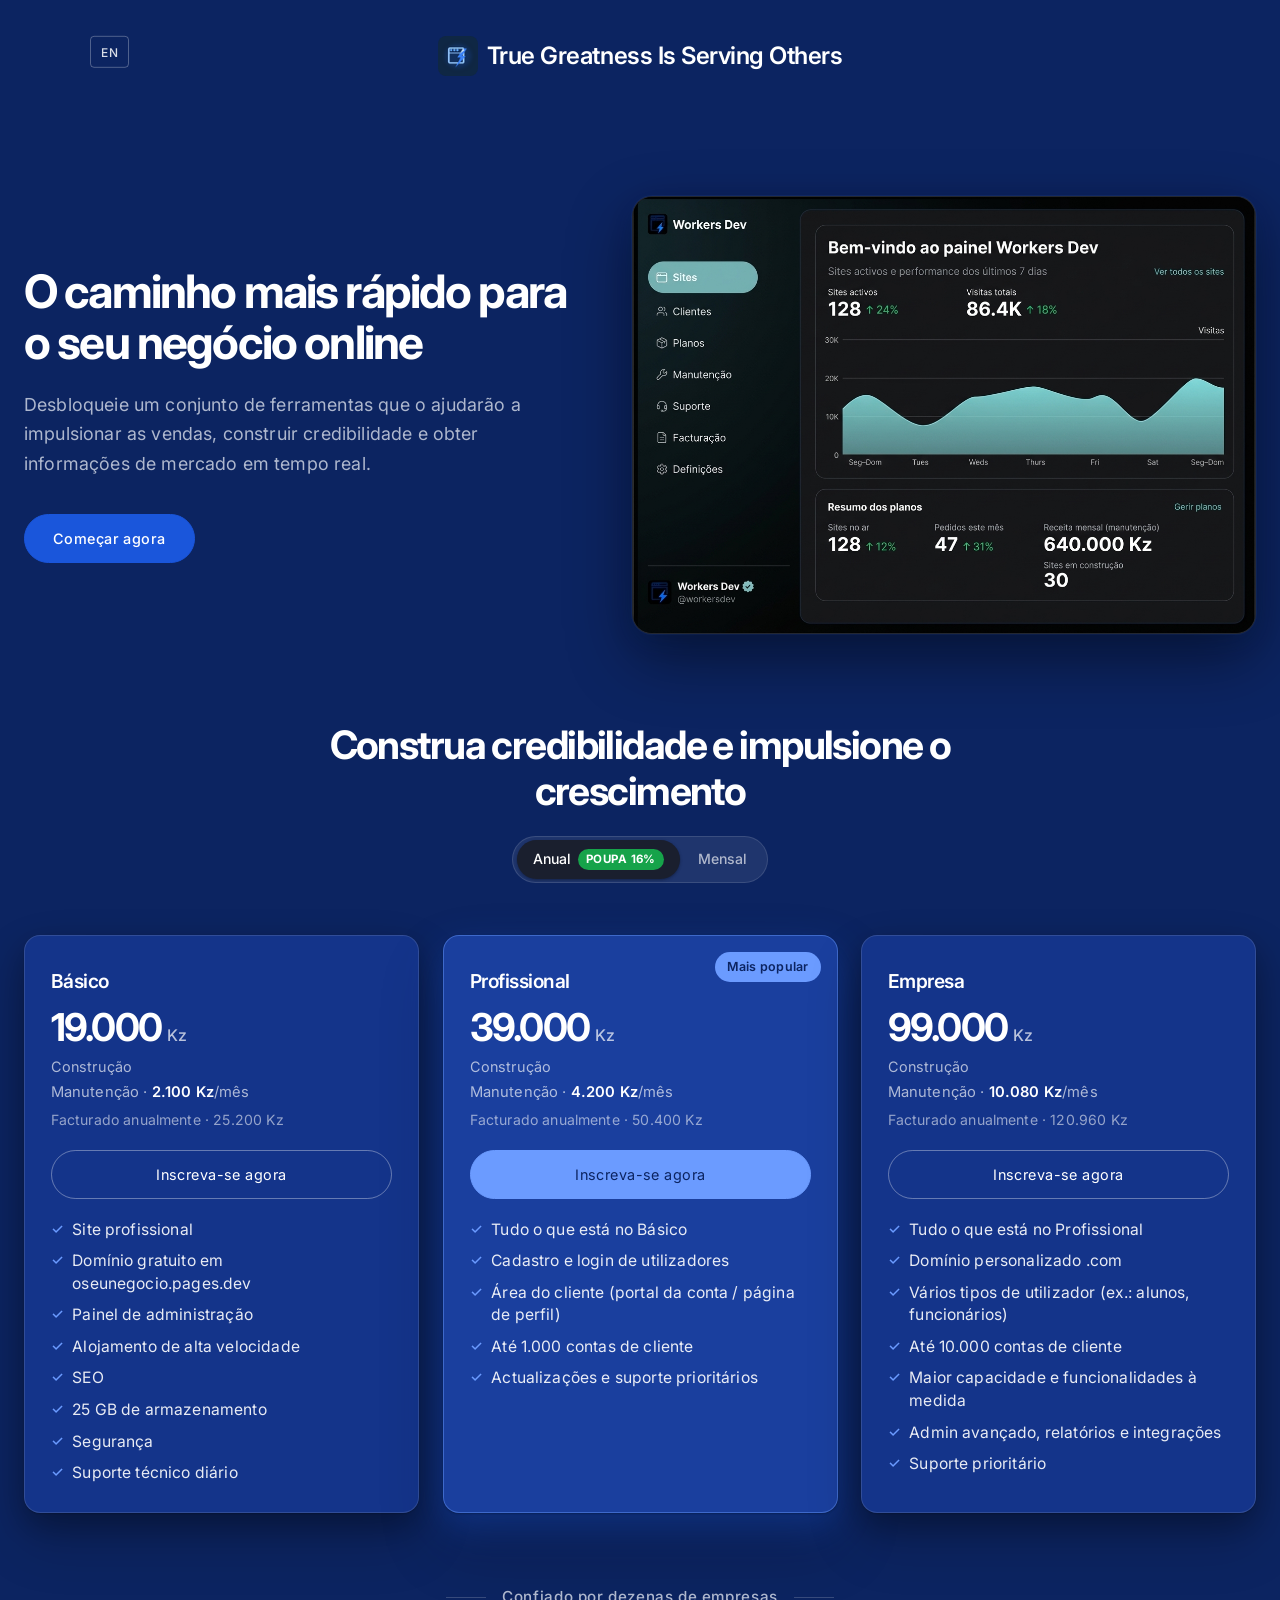
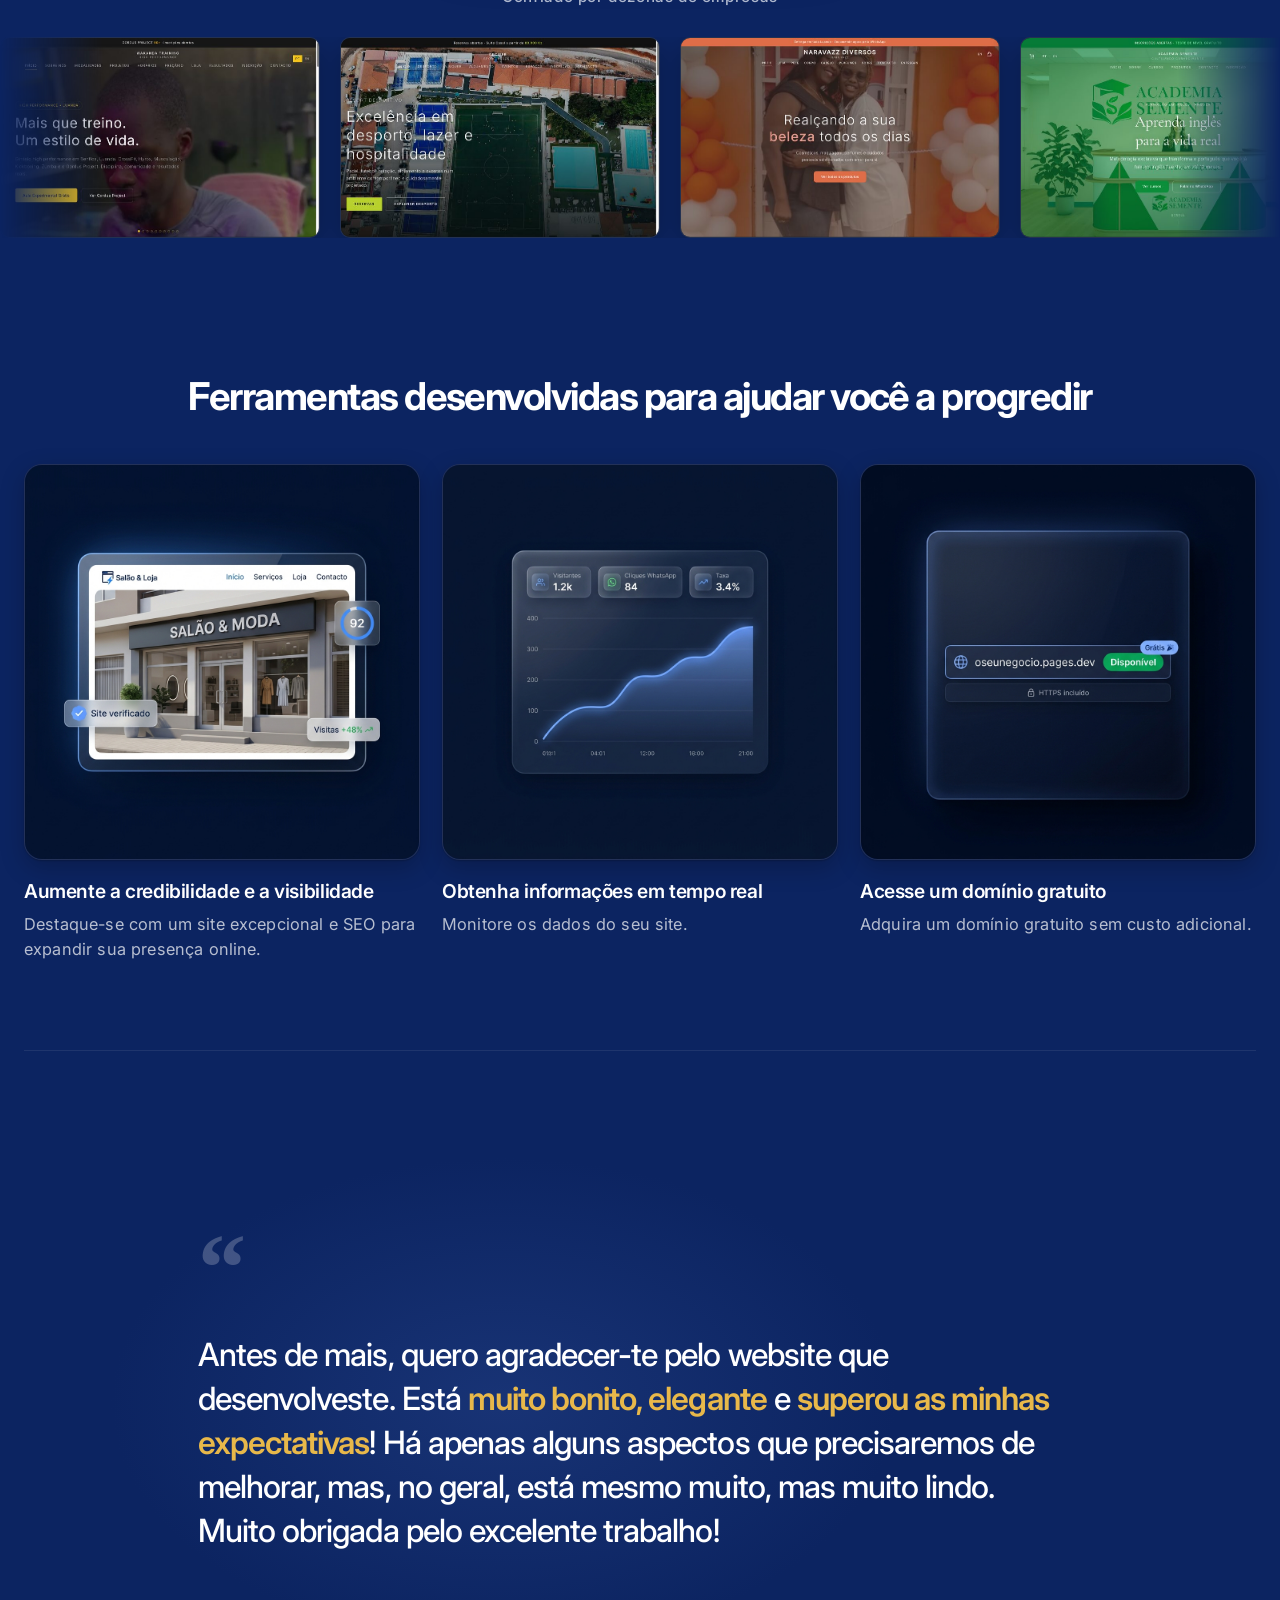
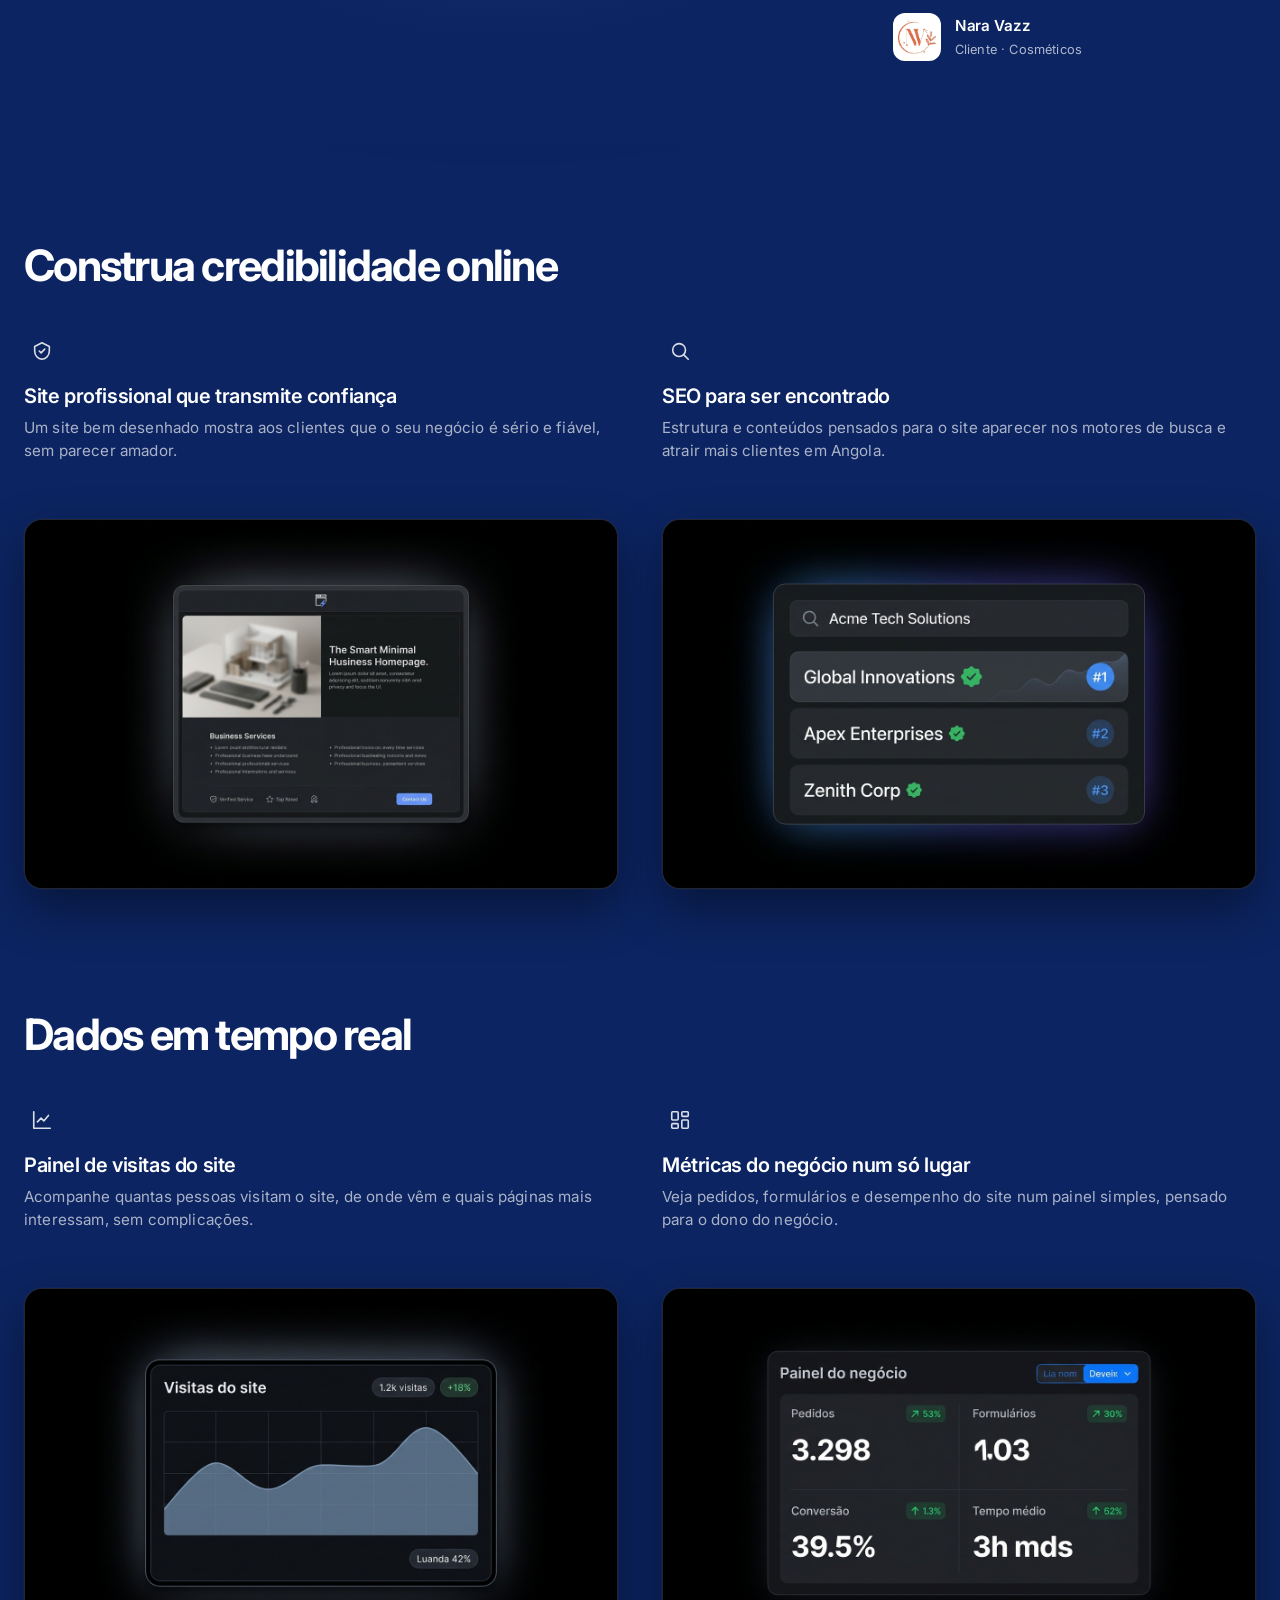
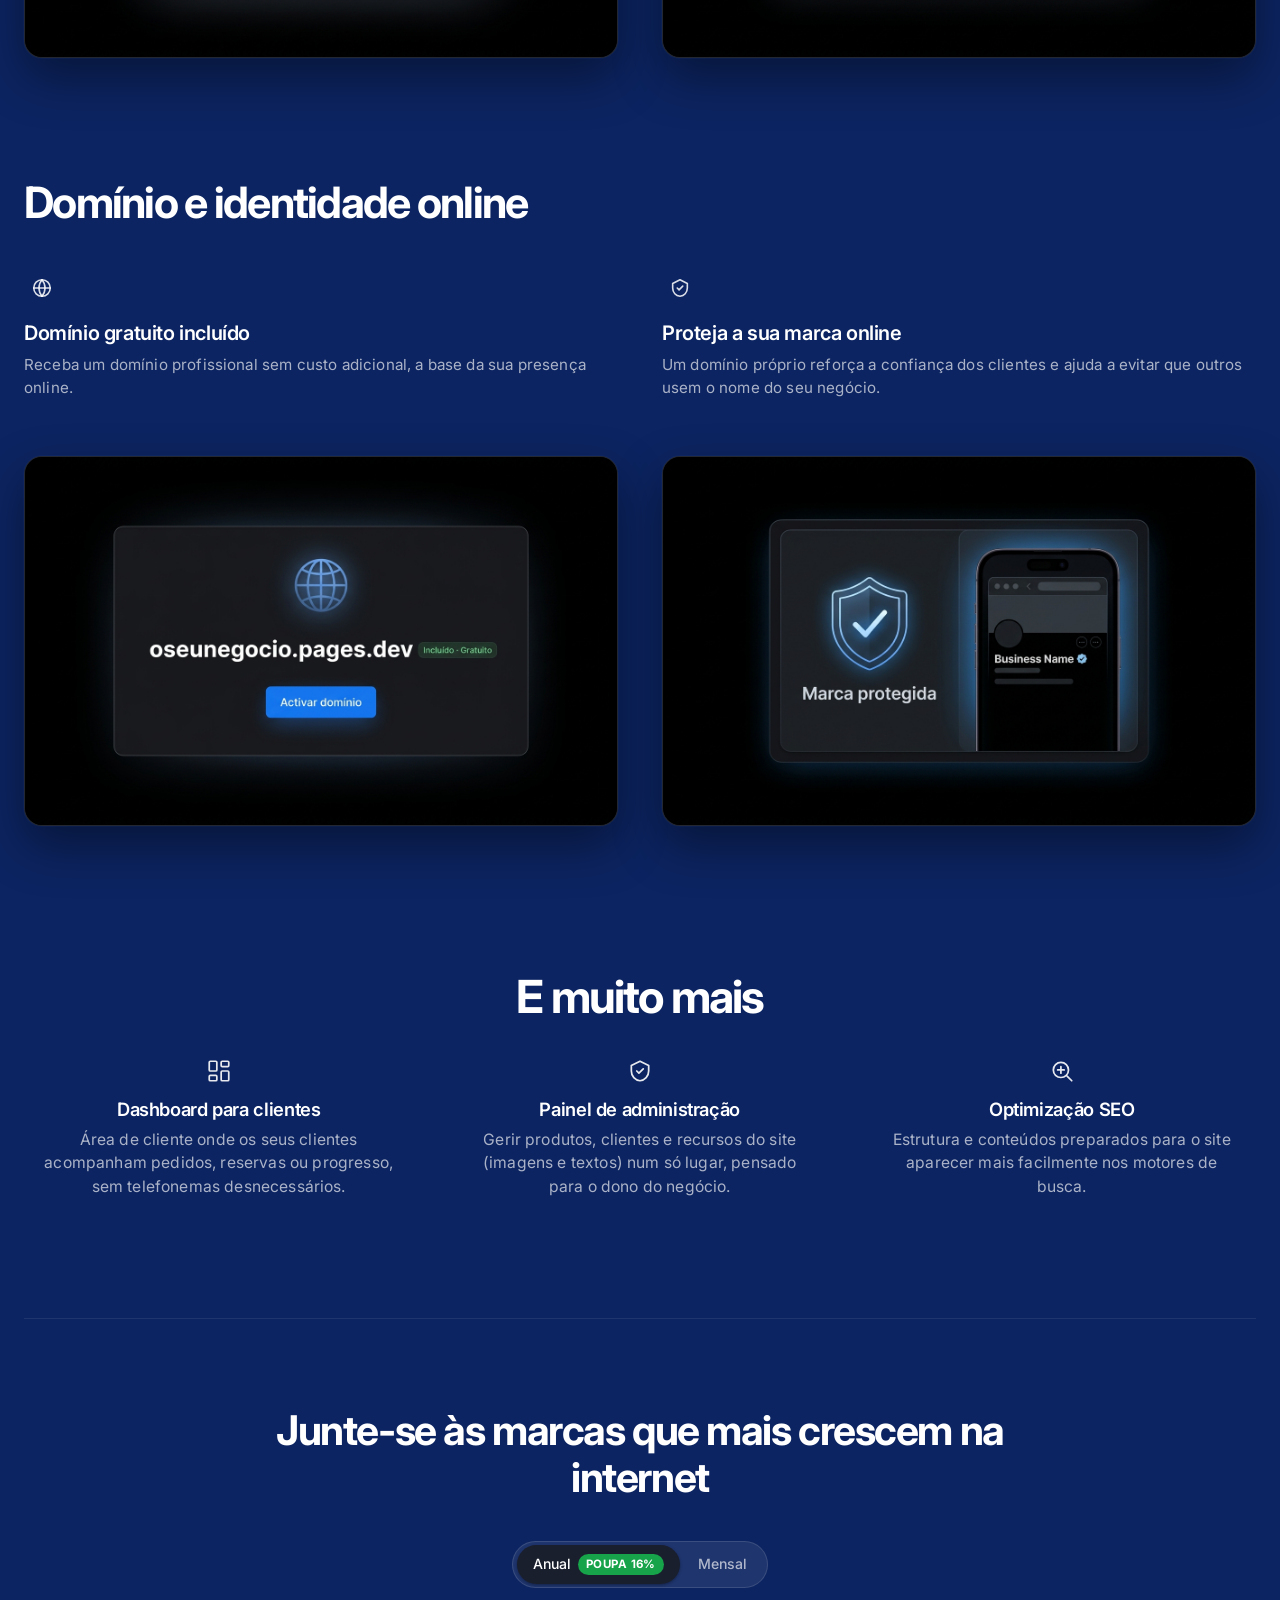
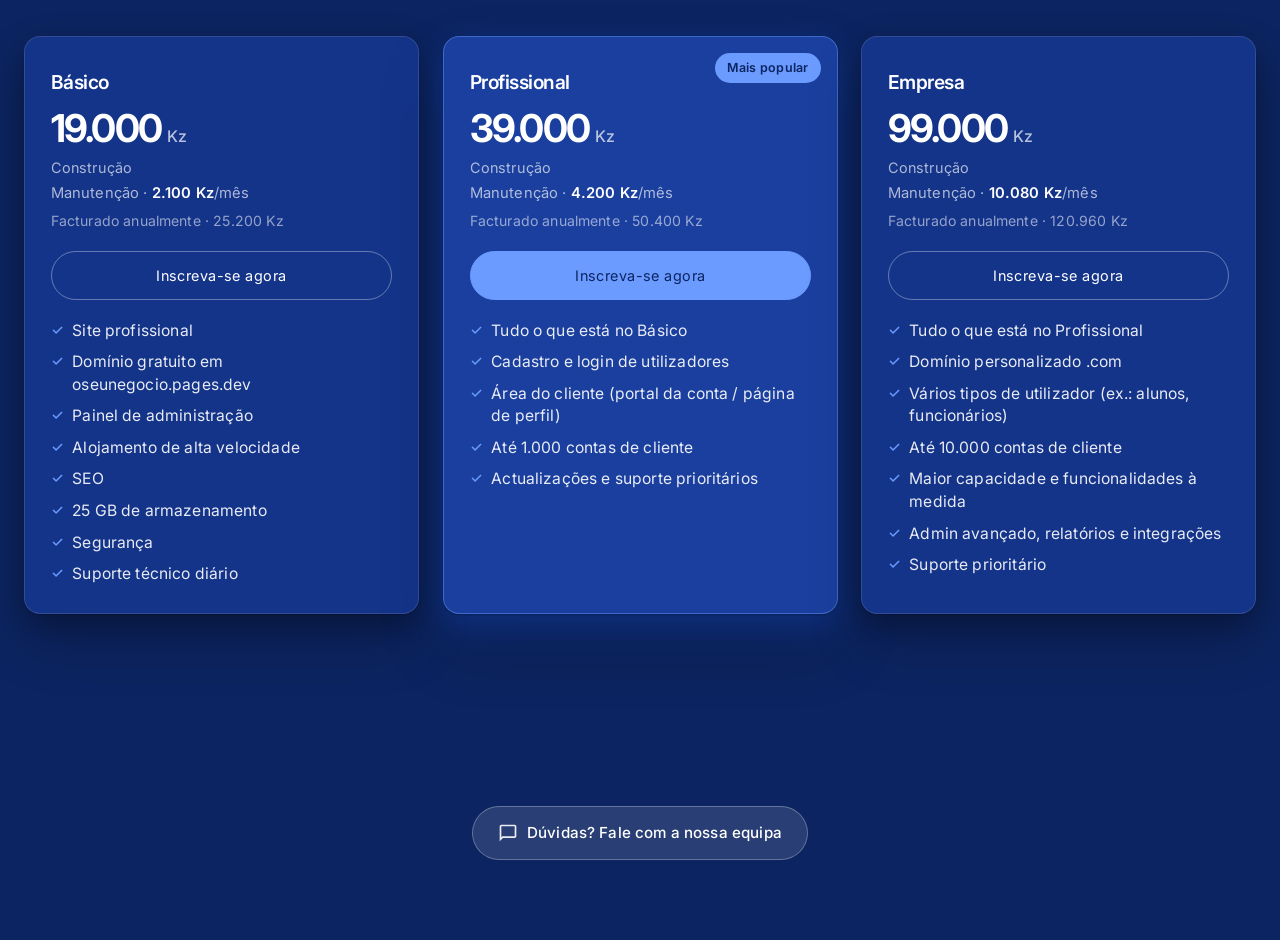
<file: Workers-Dev-Website/index.html>
<!DOCTYPE html>
<html lang="pt-AO" class="notranslate" translate="no">
<head>
  <meta charset="UTF-8">
  <meta name="viewport" content="width=device-width, initial-scale=1.0">
  <meta name="google" content="notranslate">
  <meta name="description" content="Workers Dev | Sites profissionais para serviços e negócios em Angola. Planos simples, rápidos e sem complicações técnicas.">
  <title>Workers Dev | Sites profissionais para o seu negócio</title>
  <link rel="icon" href="assets/favicon.png" type="image/png" sizes="32x32">
  <link rel="icon" href="assets/favicon-48.png" type="image/png" sizes="48x48">
  <link rel="icon" href="assets/favicon-192.png" type="image/png" sizes="192x192">
  <link rel="apple-touch-icon" href="assets/apple-touch-icon.png" sizes="180x180">
  <link rel="shortcut icon" href="assets/favicon.png" type="image/png">
  <link rel="stylesheet" href="styles.css">
  <link rel="preconnect" href="https://fonts.googleapis.com">
  <link rel="preconnect" href="https://fonts.gstatic.com" crossorigin>
  <link href="https://fonts.googleapis.com/css2?family=Inter:wght@300;400;500;600;700&display=swap" rel="stylesheet">
</head>
<body>
  <!-- Minimal top brand (X Premium Business style) -->
  <header class="top-brand" id="inicio">
    <div class="container top-brand-inner">
      <div class="top-brand-mark">
        <a href="index.html" class="top-brand-mark-link">
          <img class="top-brand-logo" src="assets/favicon-48.png" alt="Workers Dev" width="36" height="36">
          <span class="top-brand-phrase" data-i18n="brand.phrase">True Greatness Is Serving Others</span>
        </a>
      </div>
      <button class="lang-toggle" id="langToggle" aria-label="Toggle language">
        <span id="langLabel">EN</span>
      </button>
    </div>
  </header>

  <main>
    <!-- Plans (X-style block) -->
    <section class="section plans-x" id="planos">
      <div class="container">
        <div class="plans-x-hero">
          <div class="plans-x-header">
            <h1 class="plans-x-title" data-i18n="plans.x.title">O caminho mais rápido para o seu negócio online</h1>
            <p class="plans-x-sub" data-i18n="plans.x.sub">Desbloqueie um conjunto de ferramentas que o ajudarão a impulsionar as vendas, construir credibilidade e obter informações de mercado em tempo real.</p>
            <a href="#planos-precos" class="btn btn-primary plans-x-start" data-i18n="plans.x.start">Começar agora</a>
          </div>

          <div class="plans-x-dashboard">
            <img
              src="assets/dashboard-workersdev.jpg"
              alt="Painel Workers Dev, sites activos, visitas e resumo dos planos"
              width="1200"
              height="750"
              loading="eager"
            >
          </div>
        </div>

        <div class="plans-billing" id="planos-precos">
          <h2 class="plans-billing-title" data-i18n="plans.billing.title">Construa credibilidade e impulsione o crescimento</h2>
          <div class="billing-toggle" role="group" aria-label="Periodicidade">
            <button type="button" class="billing-opt is-active" data-billing="annual" id="billingAnnual">
              <span data-i18n="plans.billing.annual">Anual</span>
              <span class="billing-save" data-i18n="plans.billing.save">POUPA 16%</span>
            </button>
            <button type="button" class="billing-opt" data-billing="monthly" id="billingMonthly">
              <span data-i18n="plans.billing.monthly">Mensal</span>
            </button>
          </div>
        </div>

        <div class="plans-x-grid">
          <!-- Básico -->
          <article class="x-plan-card" data-maint-monthly="2500" data-maint-annual="2100" data-maint-annual-total="25200">
            <div class="x-plan-top">
              <h3 class="x-plan-name">Básico</h3>
              <div class="x-plan-price">
                <span class="x-plan-amount">19.000</span>
                <span class="x-plan-unit">Kz</span>
              </div>
              <p class="x-plan-billing" data-i18n="plans.build">Construção</p>
              <p class="x-plan-maint">
                <span data-i18n="plans.maint">Manutenção</span> ·
                <strong class="x-plan-maint-price">2.100 Kz</strong><span class="x-plan-maint-unit" data-i18n="plans.perMonth">/mês</span>
              </p>
              <p class="x-plan-annual-note is-visible"><span data-i18n="plans.billing.billed">Facturado anualmente</span> · <span class="x-plan-annual-total">25.200 Kz</span></p>
            </div>
            <a href="contacto.html?plan=Basico" class="btn btn-outline plan-cta x-plan-btn" data-plan="Basico" data-i18n="plans.cta">Inscreva-se agora</a>
            <ul class="x-plan-features">
              <li data-i18n="plans.basico.f1">Site profissional</li>
              <li data-i18n="plans.basico.f2">Domínio gratuito em oseunegocio.pages.dev</li>
              <li data-i18n="plans.basico.f3">Painel de administração</li>
              <li data-i18n="plans.basico.f4">Alojamento de alta velocidade</li>
              <li data-i18n="plans.basico.f5">SEO</li>
              <li data-i18n="plans.basico.f6">25 GB de armazenamento</li>
              <li data-i18n="plans.basico.f7">Segurança</li>
              <li data-i18n="plans.basico.f8">Suporte técnico diário</li>
            </ul>
          </article>

          <!-- Profissional -->
          <article class="x-plan-card x-plan-card--featured" data-maint-monthly="5000" data-maint-annual="4200" data-maint-annual-total="50400">
            <span class="x-plan-popular" data-i18n="plans.pro.badge">Mais popular</span>
            <div class="x-plan-top">
              <h3 class="x-plan-name">Profissional</h3>
              <div class="x-plan-price">
                <span class="x-plan-amount">39.000</span>
                <span class="x-plan-unit">Kz</span>
              </div>
              <p class="x-plan-billing" data-i18n="plans.build">Construção</p>
              <p class="x-plan-maint">
                <span data-i18n="plans.maint">Manutenção</span> ·
                <strong class="x-plan-maint-price">4.200 Kz</strong><span class="x-plan-maint-unit" data-i18n="plans.perMonth">/mês</span>
              </p>
              <p class="x-plan-annual-note is-visible"><span data-i18n="plans.billing.billed">Facturado anualmente</span> · <span class="x-plan-annual-total">50.400 Kz</span></p>
            </div>
            <a href="contacto.html?plan=Profissional" class="btn btn-primary plan-cta x-plan-btn" data-plan="Profissional" data-i18n="plans.cta">Inscreva-se agora</a>
            <ul class="x-plan-features">
              <li data-i18n="plans.pro.f1">Tudo o que está no Básico</li>
              <li data-i18n="plans.pro.f2">Cadastro e login de utilizadores</li>
              <li data-i18n="plans.pro.f3">Área do cliente (portal da conta / página de perfil)</li>
              <li data-i18n="plans.pro.f4">Até 1.000 contas de cliente</li>
              <li data-i18n="plans.pro.f5">Actualizações e suporte prioritários</li>
            </ul>
          </article>

          <!-- Empresa -->
          <article class="x-plan-card" data-maint-monthly="12000" data-maint-annual="10080" data-maint-annual-total="120960">
            <div class="x-plan-top">
              <h3 class="x-plan-name">Empresa</h3>
              <div class="x-plan-price">
                <span class="x-plan-amount">99.000</span>
                <span class="x-plan-unit">Kz</span>
              </div>
              <p class="x-plan-billing" data-i18n="plans.build">Construção</p>
              <p class="x-plan-maint">
                <span data-i18n="plans.maint">Manutenção</span> ·
                <strong class="x-plan-maint-price">10.080 Kz</strong><span class="x-plan-maint-unit" data-i18n="plans.perMonth">/mês</span>
              </p>
              <p class="x-plan-annual-note is-visible"><span data-i18n="plans.billing.billed">Facturado anualmente</span> · <span class="x-plan-annual-total">120.960 Kz</span></p>
            </div>
            <a href="contacto.html?plan=Empresa" class="btn btn-outline plan-cta x-plan-btn" data-plan="Empresa" data-i18n="plans.cta">Inscreva-se agora</a>
            <ul class="x-plan-features">
              <li data-i18n="plans.empresa.f1">Tudo o que está no Profissional</li>
              <li data-i18n="plans.empresa.f2">Domínio personalizado .com</li>
              <li data-i18n="plans.empresa.f3">Vários tipos de utilizador (ex.: alunos, funcionários)</li>
              <li data-i18n="plans.empresa.f4">Até 10.000 contas de cliente</li>
              <li data-i18n="plans.empresa.f5">Maior capacidade e funcionalidades à medida</li>
              <li data-i18n="plans.empresa.f6">Admin avançado, relatórios e integrações</li>
              <li data-i18n="plans.empresa.f7">Suporte prioritário</li>
            </ul>
          </article>
        </div>

        <!-- Trusted by · continuous scroll (images only) -->
        <div class="trusted-block" id="clientes">
          <p class="trusted-heading" data-i18n="plans.x.trust">Confiado por dezenas de empresas</p>
          <div class="trusted-marquee" aria-label="Sites de clientes">
            <div class="trusted-track">
              <a class="trusted-item" href="https://www.wakandatraining.com" target="_blank" rel="noopener">
                <img src="assets/clients/wakanda.jpg" alt="Wakanda Training" loading="eager" decoding="async" width="400" height="248">
              </a>
              <a class="trusted-item" href="https://decifer.workersdevao.workers.dev" target="_blank" rel="noopener">
                <img src="assets/clients/decifer.jpg" alt="Decifer" loading="eager" decoding="async" width="400" height="248">
              </a>
              <a class="trusted-item" href="https://naravazzdiversos.storengola.workers.dev" target="_blank" rel="noopener">
                <img src="assets/clients/naravazz.jpg" alt="Nara Vazz" loading="eager" decoding="async" width="400" height="248">
              </a>
              <a class="trusted-item" href="https://academiasemente.pages.dev/" target="_blank" rel="noopener">
                <img src="assets/clients/academiasemente.jpg" alt="Academia Semente" loading="eager" decoding="async" width="400" height="248">
              </a>
              <a class="trusted-item" href="https://colegiolapidar.educationgola.workers.dev" target="_blank" rel="noopener">
                <img src="assets/clients/colegiolapidar.jpg" alt="Colégio Lapidar" loading="eager" decoding="async" width="400" height="248">
              </a>
              <a class="trusted-item" href="https://eliangocosmetico.pages.dev" target="_blank" rel="noopener">
                <img src="assets/clients/eliango.jpg" alt="Eliango Cosmético" loading="eager" decoding="async" width="400" height="248">
              </a>
              <a class="trusted-item" href="https://marimaraspaz.pages.dev" target="_blank" rel="noopener">
                <img src="assets/clients/marimaraspaz.jpg" alt="Marimaras Paz" loading="eager" decoding="async" width="400" height="248">
              </a>
              <a class="trusted-item" href="https://www.attituderunclub.com" target="_blank" rel="noopener">
                <img src="assets/clients/attituderunclub.jpg" alt="Attitude Run Club" loading="eager" decoding="async" width="400" height="248">
              </a>
              <a class="trusted-item" href="https://buzioshealthclub.com" target="_blank" rel="noopener">
                <img src="assets/clients/buzioshealthclub.jpg" alt="Búzios Health Club" loading="eager" decoding="async" width="400" height="248">
              </a>
              <a class="trusted-item" href="https://eldocarmo.pages.dev" target="_blank" rel="noopener">
                <img src="assets/clients/eldocarmo.jpg" alt="Eldo Carmo" loading="eager" decoding="async" width="400" height="248">
              </a>
              <a class="trusted-item" href="https://eldocarmobarbershop.pages.dev" target="_blank" rel="noopener">
                <img src="assets/clients/eldocarmobarbershop.jpg" alt="Eldo Carmo Barbershop" loading="eager" decoding="async" width="400" height="248">
              </a>
              <a class="trusted-item" href="https://eldocarmoglamorize.pages.dev" target="_blank" rel="noopener">
                <img src="assets/clients/eldocarmoglamorize.jpg" alt="Eldo Carmo Glamorize" loading="eager" decoding="async" width="400" height="248">
              </a>
              <!-- duplicate set for seamless loop -->
              <a class="trusted-item" href="https://www.wakandatraining.com" target="_blank" rel="noopener" aria-hidden="true" tabindex="-1">
                <img src="assets/clients/wakanda.jpg" alt="" loading="eager" decoding="async" width="400" height="248">
              </a>
              <a class="trusted-item" href="https://decifer.workersdevao.workers.dev" target="_blank" rel="noopener" aria-hidden="true" tabindex="-1">
                <img src="assets/clients/decifer.jpg" alt="" loading="eager" decoding="async" width="400" height="248">
              </a>
              <a class="trusted-item" href="https://naravazzdiversos.storengola.workers.dev" target="_blank" rel="noopener" aria-hidden="true" tabindex="-1">
                <img src="assets/clients/naravazz.jpg" alt="" loading="eager" decoding="async" width="400" height="248">
              </a>
              <a class="trusted-item" href="https://academiasemente.pages.dev/" target="_blank" rel="noopener" aria-hidden="true" tabindex="-1">
                <img src="assets/clients/academiasemente.jpg" alt="" loading="eager" decoding="async" width="400" height="248">
              </a>
              <a class="trusted-item" href="https://colegiolapidar.educationgola.workers.dev" target="_blank" rel="noopener" aria-hidden="true" tabindex="-1">
                <img src="assets/clients/colegiolapidar.jpg" alt="" loading="eager" decoding="async" width="400" height="248">
              </a>
              <a class="trusted-item" href="https://eliangocosmetico.pages.dev" target="_blank" rel="noopener" aria-hidden="true" tabindex="-1">
                <img src="assets/clients/eliango.jpg" alt="" loading="eager" decoding="async" width="400" height="248">
              </a>
              <a class="trusted-item" href="https://marimaraspaz.pages.dev" target="_blank" rel="noopener" aria-hidden="true" tabindex="-1">
                <img src="assets/clients/marimaraspaz.jpg" alt="" loading="eager" decoding="async" width="400" height="248">
              </a>
              <a class="trusted-item" href="https://www.attituderunclub.com" target="_blank" rel="noopener" aria-hidden="true" tabindex="-1">
                <img src="assets/clients/attituderunclub.jpg" alt="" loading="eager" decoding="async" width="400" height="248">
              </a>
              <a class="trusted-item" href="https://buzioshealthclub.pages.dev" target="_blank" rel="noopener" aria-hidden="true" tabindex="-1">
                <img src="assets/clients/buzioshealthclub.jpg" alt="" loading="eager" decoding="async" width="400" height="248">
              </a>
              <a class="trusted-item" href="https://eldocarmo.pages.dev" target="_blank" rel="noopener" aria-hidden="true" tabindex="-1">
                <img src="assets/clients/eldocarmo.jpg" alt="" loading="eager" decoding="async" width="400" height="248">
              </a>
              <a class="trusted-item" href="https://eldocarmobarbershop.pages.dev" target="_blank" rel="noopener" aria-hidden="true" tabindex="-1">
                <img src="assets/clients/eldocarmobarbershop.jpg" alt="" loading="eager" decoding="async" width="400" height="248">
              </a>
              <a class="trusted-item" href="https://eldocarmoglamorize.pages.dev" target="_blank" rel="noopener" aria-hidden="true" tabindex="-1">
                <img src="assets/clients/eldocarmoglamorize.jpg" alt="" loading="eager" decoding="async" width="400" height="248">
              </a>
            </div>
          </div>
        </div>

        <div class="plans-x-features">
          <h3 class="plans-x-features-title" data-i18n="plans.x.featTitle">Ferramentas desenvolvidas para ajudar você a progredir</h3>

          <!-- Feature cards: visual + text paired (X Premium Business layout) -->
          <div class="plans-x-feat-grid">
            <article class="x-feat-card">
              <div class="x-feat-visual">
                <img class="x-feat-visual-img" src="assets/feat-credibilidade.jpg" alt="" width="400" height="400" loading="lazy" onerror="this.style.display='none'; this.nextElementSibling.style.display='flex'">
                <div class="x-feat-visual-fallback" aria-hidden="true">
                  <svg width="40" height="40" viewBox="0 0 24 24" fill="none" stroke="currentColor" stroke-width="1.6" stroke-linecap="round" stroke-linejoin="round">
                    <path d="M12 3l8 4v5c0 5-3.5 8.5-8 9-4.5-.5-8-4-8-9V7l8-4z"/>
                    <path d="M9 12l2 2 4-4"/>
                  </svg>
                </div>
              </div>
              <h4 data-i18n="plans.x.feat1.title">Aumente a credibilidade e a visibilidade</h4>
              <p data-i18n="plans.x.feat1.desc">Destaque-se com um site excepcional e SEO para expandir sua presença online.</p>
            </article>
            <article class="x-feat-card">
              <div class="x-feat-visual">
                <img class="x-feat-visual-img" src="assets/feat-analytics.jpg" alt="" width="400" height="400" loading="lazy" onerror="this.style.display='none'; this.nextElementSibling.style.display='flex'">
                <div class="x-feat-visual-fallback" aria-hidden="true">
                  <svg width="40" height="40" viewBox="0 0 24 24" fill="none" stroke="currentColor" stroke-width="1.6" stroke-linecap="round" stroke-linejoin="round">
                    <path d="M3 3v18h18"/>
                    <path d="M7 14l4-4 3 3 5-6"/>
                    <circle cx="19" cy="7" r="1.5" fill="currentColor" stroke="none"/>
                  </svg>
                </div>
              </div>
              <h4 data-i18n="plans.x.feat2.title">Obtenha informações em tempo real</h4>
              <p data-i18n="plans.x.feat2.desc">Monitore os dados do seu site.</p>
            </article>
            <article class="x-feat-card">
              <div class="x-feat-visual">
                <img class="x-feat-visual-img" src="assets/feat-dominio.jpg" alt="" width="400" height="400" loading="lazy" onerror="this.style.display='none'; this.nextElementSibling.style.display='flex'">
                <div class="x-feat-visual-fallback" aria-hidden="true">
                  <svg width="40" height="40" viewBox="0 0 24 24" fill="none" stroke="currentColor" stroke-width="1.6" stroke-linecap="round" stroke-linejoin="round">
                    <circle cx="12" cy="12" r="9"/>
                    <path d="M3 12h18"/>
                    <path d="M12 3a14 14 0 0 1 0 18"/>
                    <path d="M12 3a14 14 0 0 0 0 18"/>
                  </svg>
                </div>
              </div>
              <h4 data-i18n="plans.x.feat3.title">Acesse um domínio gratuito</h4>
              <p data-i18n="plans.x.feat3.desc">Adquira um domínio gratuito sem custo adicional.</p>
            </article>
          </div>

          <!-- Client quote (part of tools section) -->
          <div class="testimonial plans-x-quote" id="testemunho" aria-label="Testemunho de cliente">
            <div class="testimonial-inner">
              <span class="testimonial-mark" aria-hidden="true">“</span>
              <blockquote class="testimonial-quote">
                <p data-i18n="testimonial.quote" data-i18n-html>Antes de mais, quero agradecer-te pelo website que desenvolveste. Está <em>muito bonito, elegante</em> e <em>superou as minhas expectativas</em>! Há apenas alguns aspectos que precisaremos de melhorar, mas, no geral, está mesmo muito, mas muito lindo. Muito obrigada pelo excelente trabalho!</p>
              </blockquote>
              <div class="testimonial-author">
                <img class="testimonial-avatar" src="assets/clients/naravazz-logo.jpg" alt="Nara Vazz" width="48" height="48">
                <div class="testimonial-meta">
                  <span class="testimonial-name">Nara Vazz</span>
                  <span class="testimonial-role" data-i18n="testimonial.role">Cliente · Cosméticos</span>
                </div>
              </div>
            </div>
          </div>

          <!-- Expanded feature blocks (X Premium Business style) -->
          <div class="expand-blocks">

            <!-- 1. Credibility & visibility -->
            <div class="expand-block">
              <h3 class="expand-block-title" data-i18n="expand.cred.title">Construa credibilidade online</h3>

              <div class="expand-pairs">
                <div class="expand-pair">
                  <div class="expand-feature">
                    <div class="expand-feature-icon" aria-hidden="true">
                      <svg width="22" height="22" viewBox="0 0 24 24" fill="none" stroke="currentColor" stroke-width="1.75" stroke-linecap="round" stroke-linejoin="round">
                        <path d="M12 3l8 4v5c0 5-3.5 8.5-8 9-4.5-.5-8-4-8-9V7l8-4z"/>
                        <path d="M9 12l2 2 4-4"/>
                      </svg>
                    </div>
                    <h4 data-i18n="expand.cred.f1.title">Site profissional que transmite confiança</h4>
                    <p data-i18n="expand.cred.f1.desc">Um site bem desenhado mostra aos clientes que o seu negócio é sério e fiável, sem parecer amador.</p>
                  </div>
                  <div class="expand-mockup">
                    <img src="assets/expand-site-profissional.jpg" alt="" width="960" height="640" loading="lazy" data-i18n-alt="expand.cred.f1.alt">
                  </div>
                </div>

                <div class="expand-pair">
                  <div class="expand-feature">
                    <div class="expand-feature-icon" aria-hidden="true">
                      <svg width="22" height="22" viewBox="0 0 24 24" fill="none" stroke="currentColor" stroke-width="1.75" stroke-linecap="round" stroke-linejoin="round">
                        <circle cx="11" cy="11" r="7"/>
                        <path d="M21 21l-4.3-4.3"/>
                      </svg>
                    </div>
                    <h4 data-i18n="expand.cred.f2.title">SEO para ser encontrado</h4>
                    <p data-i18n="expand.cred.f2.desc">Estrutura e conteúdos pensados para o site aparecer nos motores de busca e atrair mais clientes em Angola.</p>
                  </div>
                  <div class="expand-mockup">
                    <img src="assets/expand-seo.jpg" alt="" width="960" height="640" loading="lazy" data-i18n-alt="expand.cred.f2.alt">
                  </div>
                </div>
              </div>
            </div>

            <!-- 2. Real-time insights -->
            <div class="expand-block">
              <h3 class="expand-block-title" data-i18n="expand.data.title">Dados em tempo real</h3>

              <div class="expand-pairs">
                <div class="expand-pair">
                  <div class="expand-feature">
                    <div class="expand-feature-icon" aria-hidden="true">
                      <svg width="22" height="22" viewBox="0 0 24 24" fill="none" stroke="currentColor" stroke-width="1.75" stroke-linecap="round" stroke-linejoin="round">
                        <path d="M3 3v18h18"/>
                        <path d="M7 14l4-4 3 3 5-6"/>
                      </svg>
                    </div>
                    <h4 data-i18n="expand.data.f1.title">Painel de visitas do site</h4>
                    <p data-i18n="expand.data.f1.desc">Acompanhe quantas pessoas visitam o site, de onde vêm e quais páginas mais interessam, sem complicações.</p>
                  </div>
                  <div class="expand-mockup">
                    <img src="assets/expand-analytics.jpg" alt="" width="960" height="640" loading="lazy" data-i18n-alt="expand.data.f1.alt">
                  </div>
                </div>

                <div class="expand-pair">
                  <div class="expand-feature">
                    <div class="expand-feature-icon" aria-hidden="true">
                      <svg width="22" height="22" viewBox="0 0 24 24" fill="none" stroke="currentColor" stroke-width="1.75" stroke-linecap="round" stroke-linejoin="round">
                        <rect x="3" y="3" width="7" height="9" rx="1"/>
                        <rect x="14" y="3" width="7" height="5" rx="1"/>
                        <rect x="14" y="12" width="7" height="9" rx="1"/>
                        <rect x="3" y="16" width="7" height="5" rx="1"/>
                      </svg>
                    </div>
                    <h4 data-i18n="expand.data.f2.title">Métricas do negócio num só lugar</h4>
                    <p data-i18n="expand.data.f2.desc">Veja pedidos, formulários e desempenho do site num painel simples, pensado para o dono do negócio.</p>
                  </div>
                  <div class="expand-mockup">
                    <img src="assets/expand-dashboard.jpg" alt="" width="960" height="640" loading="lazy" data-i18n-alt="expand.data.f2.alt">
                  </div>
                </div>
              </div>
            </div>

            <!-- 3. Free domain -->
            <div class="expand-block">
              <h3 class="expand-block-title" data-i18n="expand.domain.title">Domínio e identidade online</h3>

              <div class="expand-pairs">
                <div class="expand-pair">
                  <div class="expand-feature">
                    <div class="expand-feature-icon" aria-hidden="true">
                      <svg width="22" height="22" viewBox="0 0 24 24" fill="none" stroke="currentColor" stroke-width="1.75" stroke-linecap="round" stroke-linejoin="round">
                        <circle cx="12" cy="12" r="9"/>
                        <path d="M3 12h18"/>
                        <path d="M12 3a14 14 0 0 1 0 18"/>
                        <path d="M12 3a14 14 0 0 0 0 18"/>
                      </svg>
                    </div>
                    <h4 data-i18n="expand.domain.f1.title">Domínio gratuito incluído</h4>
                    <p data-i18n="expand.domain.f1.desc">Receba um domínio profissional sem custo adicional, a base da sua presença online.</p>
                  </div>
                  <div class="expand-mockup">
                    <img src="assets/expand-dominio.jpg" alt="" width="960" height="640" loading="lazy" data-i18n-alt="expand.domain.f1.alt">
                  </div>
                </div>

                <div class="expand-pair">
                  <div class="expand-feature">
                    <div class="expand-feature-icon" aria-hidden="true">
                      <svg width="22" height="22" viewBox="0 0 24 24" fill="none" stroke="currentColor" stroke-width="1.75" stroke-linecap="round" stroke-linejoin="round">
                        <path d="M12 3l8 4v5c0 5-3.5 8.5-8 9-4.5-.5-8-4-8-9V7l8-4z"/>
                        <path d="M9 12l2 2 4-4"/>
                      </svg>
                    </div>
                    <h4 data-i18n="expand.domain.f2.title">Proteja a sua marca online</h4>
                    <p data-i18n="expand.domain.f2.desc">Um domínio próprio reforça a confiança dos clientes e ajuda a evitar que outros usem o nome do seu negócio.</p>
                  </div>
                  <div class="expand-mockup">
                    <img src="assets/expand-marca.jpg" alt="" width="960" height="640" loading="lazy" data-i18n-alt="expand.domain.f2.alt">
                  </div>
                </div>
              </div>
            </div>

            <!-- And so much more (X-style extras grid) -->
            <div class="expand-more-block">
              <h3 class="expand-more" data-i18n="expand.more">E muito mais</h3>
              <div class="expand-more-grid">
                <article class="expand-more-card">
                  <div class="expand-more-icon" aria-hidden="true">
                    <svg width="28" height="28" viewBox="0 0 24 24" fill="none" stroke="currentColor" stroke-width="1.6" stroke-linecap="round" stroke-linejoin="round">
                      <rect x="3" y="3" width="7" height="9" rx="1"/>
                      <rect x="14" y="3" width="7" height="5" rx="1"/>
                      <rect x="14" y="12" width="7" height="9" rx="1"/>
                      <rect x="3" y="16" width="7" height="5" rx="1"/>
                    </svg>
                  </div>
                  <h4 data-i18n="expand.more.f1.title">Dashboard para clientes</h4>
                  <p data-i18n="expand.more.f1.desc">Área de cliente onde os seus clientes acompanham pedidos, reservas ou progresso, sem telefonemas desnecessários.</p>
                </article>
                <article class="expand-more-card">
                  <div class="expand-more-icon" aria-hidden="true">
                    <svg width="28" height="28" viewBox="0 0 24 24" fill="none" stroke="currentColor" stroke-width="1.6" stroke-linecap="round" stroke-linejoin="round">
                      <path d="M12 3l8 4v5c0 5-3.5 8.5-8 9-4.5-.5-8-4-8-9V7l8-4z"/>
                      <path d="M9 12l2 2 4-4"/>
                    </svg>
                  </div>
                  <h4 data-i18n="expand.more.f2.title">Painel de administração</h4>
                  <p data-i18n="expand.more.f2.desc">Gerir produtos, clientes e recursos do site (imagens e textos) num só lugar, pensado para o dono do negócio.</p>
                </article>
                <article class="expand-more-card">
                  <div class="expand-more-icon" aria-hidden="true">
                    <svg width="28" height="28" viewBox="0 0 24 24" fill="none" stroke="currentColor" stroke-width="1.6" stroke-linecap="round" stroke-linejoin="round">
                      <circle cx="11" cy="11" r="7"/>
                      <path d="M21 21l-4.3-4.3"/>
                      <path d="M11 8v6M8 11h6"/>
                    </svg>
                  </div>
                  <h4 data-i18n="expand.more.f3.title">Optimização SEO</h4>
                  <p data-i18n="expand.more.f3.desc">Estrutura e conteúdos preparados para o site aparecer mais facilmente nos motores de busca.</p>
                </article>
              </div>
            </div>
          </div>

          <!-- Join CTA + plans again (X-style bottom pricing) -->
          <div class="plans-join" id="planos-join">
            <h2 class="plans-join-title" data-i18n="plans.join.title">Junte-se às marcas que mais crescem na internet</h2>
            <div class="plans-billing plans-billing--join">
              <div class="billing-toggle" role="group" aria-label="Periodicidade">
                <button type="button" class="billing-opt is-active" data-billing="annual">
                  <span data-i18n="plans.billing.annual">Anual</span>
                  <span class="billing-save" data-i18n="plans.billing.save">POUPA 16%</span>
                </button>
                <button type="button" class="billing-opt" data-billing="monthly">
                  <span data-i18n="plans.billing.monthly">Mensal</span>
                </button>
              </div>
            </div>
            <div class="plans-x-grid">
              <article class="x-plan-card" data-maint-monthly="2500" data-maint-annual="2100" data-maint-annual-total="25200">
                <div class="x-plan-top">
                  <h3 class="x-plan-name">Básico</h3>
                  <div class="x-plan-price">
                    <span class="x-plan-amount">19.000</span>
                    <span class="x-plan-unit">Kz</span>
                  </div>
                  <p class="x-plan-billing" data-i18n="plans.build">Construção</p>
                  <p class="x-plan-maint">
                    <span data-i18n="plans.maint">Manutenção</span> ·
                    <strong class="x-plan-maint-price">2.100 Kz</strong><span class="x-plan-maint-unit" data-i18n="plans.perMonth">/mês</span>
                  </p>
                  <p class="x-plan-annual-note is-visible"><span data-i18n="plans.billing.billed">Facturado anualmente</span> · <span class="x-plan-annual-total">25.200 Kz</span></p>
                </div>
                <a href="contacto.html?plan=Basico" class="btn btn-outline plan-cta x-plan-btn" data-plan="Basico" data-i18n="plans.cta">Inscreva-se agora</a>
                <ul class="x-plan-features">
                  <li data-i18n="plans.basico.f1">Site profissional</li>
                  <li data-i18n="plans.basico.f2">Domínio gratuito em oseunegocio.pages.dev</li>
                  <li data-i18n="plans.basico.f3">Painel de administração</li>
                  <li data-i18n="plans.basico.f4">Alojamento de alta velocidade</li>
                  <li data-i18n="plans.basico.f5">SEO</li>
                  <li data-i18n="plans.basico.f6">25 GB de armazenamento</li>
                  <li data-i18n="plans.basico.f7">Segurança</li>
                  <li data-i18n="plans.basico.f8">Suporte técnico diário</li>
                </ul>
              </article>
              <article class="x-plan-card x-plan-card--featured" data-maint-monthly="5000" data-maint-annual="4200" data-maint-annual-total="50400">
                <span class="x-plan-popular" data-i18n="plans.pro.badge">Mais popular</span>
                <div class="x-plan-top">
                  <h3 class="x-plan-name">Profissional</h3>
                  <div class="x-plan-price">
                    <span class="x-plan-amount">39.000</span>
                    <span class="x-plan-unit">Kz</span>
                  </div>
                  <p class="x-plan-billing" data-i18n="plans.build">Construção</p>
                  <p class="x-plan-maint">
                    <span data-i18n="plans.maint">Manutenção</span> ·
                    <strong class="x-plan-maint-price">4.200 Kz</strong><span class="x-plan-maint-unit" data-i18n="plans.perMonth">/mês</span>
                  </p>
                  <p class="x-plan-annual-note is-visible"><span data-i18n="plans.billing.billed">Facturado anualmente</span> · <span class="x-plan-annual-total">50.400 Kz</span></p>
                </div>
                <a href="contacto.html?plan=Profissional" class="btn btn-primary plan-cta x-plan-btn" data-plan="Profissional" data-i18n="plans.cta">Inscreva-se agora</a>
                <ul class="x-plan-features">
                  <li data-i18n="plans.pro.f1">Tudo o que está no Básico</li>
                  <li data-i18n="plans.pro.f2">Cadastro e login de utilizadores</li>
                  <li data-i18n="plans.pro.f3">Área do cliente (portal da conta / página de perfil)</li>
                  <li data-i18n="plans.pro.f4">Até 1.000 contas de cliente</li>
                  <li data-i18n="plans.pro.f5">Actualizações e suporte prioritários</li>
                </ul>
              </article>
              <article class="x-plan-card" data-maint-monthly="12000" data-maint-annual="10080" data-maint-annual-total="120960">
                <div class="x-plan-top">
                  <h3 class="x-plan-name">Empresa</h3>
                  <div class="x-plan-price">
                    <span class="x-plan-amount">99.000</span>
                    <span class="x-plan-unit">Kz</span>
                  </div>
                  <p class="x-plan-billing" data-i18n="plans.build">Construção</p>
                  <p class="x-plan-maint">
                    <span data-i18n="plans.maint">Manutenção</span> ·
                    <strong class="x-plan-maint-price">10.080 Kz</strong><span class="x-plan-maint-unit" data-i18n="plans.perMonth">/mês</span>
                  </p>
                  <p class="x-plan-annual-note is-visible"><span data-i18n="plans.billing.billed">Facturado anualmente</span> · <span class="x-plan-annual-total">120.960 Kz</span></p>
                </div>
                <a href="contacto.html?plan=Empresa" class="btn btn-outline plan-cta x-plan-btn" data-plan="Empresa" data-i18n="plans.cta">Inscreva-se agora</a>
                <ul class="x-plan-features">
                  <li data-i18n="plans.empresa.f1">Tudo o que está no Profissional</li>
                  <li data-i18n="plans.empresa.f2">Domínio personalizado .com</li>
                  <li data-i18n="plans.empresa.f3">Vários tipos de utilizador (ex.: alunos, funcionários)</li>
                  <li data-i18n="plans.empresa.f4">Até 10.000 contas de cliente</li>
                  <li data-i18n="plans.empresa.f5">Maior capacidade e funcionalidades à medida</li>
                  <li data-i18n="plans.empresa.f6">Admin avançado, relatórios e integrações</li>
                  <li data-i18n="plans.empresa.f7">Suporte prioritário</li>
                </ul>
              </article>
            </div>
          </div>
        </div>
      </div>
    </section>

    <!-- Contact team CTA (X-style) -->
    <section class="section contact-team-section">
      <div class="container contact-team-wrap">
        <a href="contacto.html" class="contact-team-btn">
          <svg class="contact-team-icon" width="20" height="20" viewBox="0 0 24 24" fill="none" aria-hidden="true">
            <path d="M20 2H4c-1.1 0-2 .9-2 2v18l4-4h14c1.1 0 2-.9 2-2V4c0-1.1-.9-2-2-2zm0 14H5.2L4 17.2V4h16v12z" fill="currentColor"/>
          </svg>
          <span data-i18n="contact.team">Dúvidas? Fale com a nossa equipa</span>
        </a>
      </div>
    </section>

  </main>

  <script src="script.js"></script>

</body>
</html>
</file>
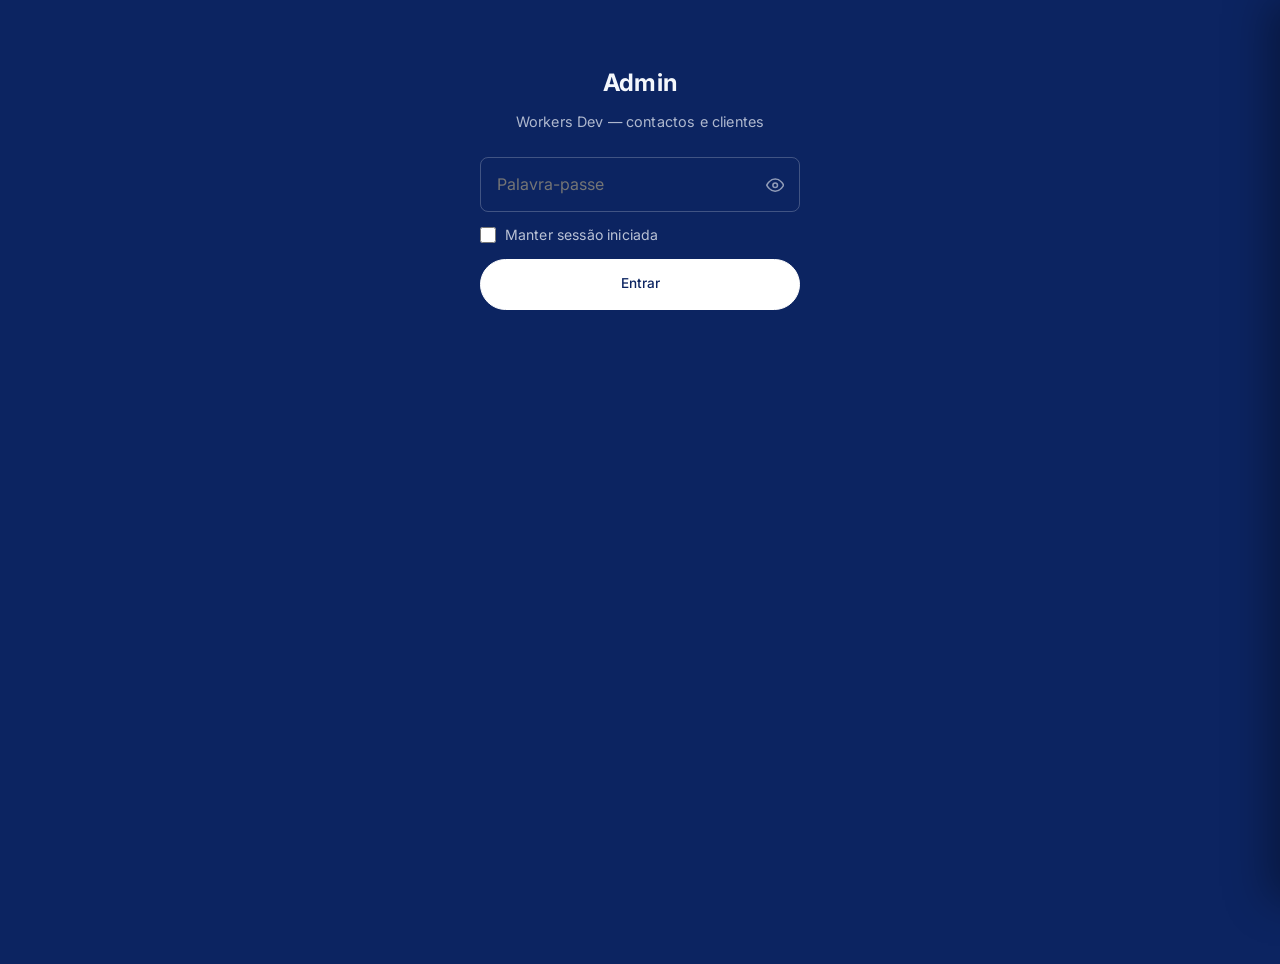
<file: Workers-Dev-Website/admin.html>
<!DOCTYPE html>
<html lang="pt-AO" class="notranslate" translate="no">
<head>
  <meta charset="UTF-8">
  <meta name="viewport" content="width=device-width, initial-scale=1.0">
  <meta name="robots" content="noindex, nofollow">
  <meta name="google" content="notranslate">
  <title>Workers Dev | Admin</title>
  <link rel="icon" href="assets/favicon.png" type="image/png">
  <link rel="stylesheet" href="styles.css">
  <link rel="preconnect" href="https://fonts.googleapis.com">
  <link rel="preconnect" href="https://fonts.gstatic.com" crossorigin>
  <link href="https://fonts.googleapis.com/css2?family=Inter:wght@300;400;500;600;700&display=swap" rel="stylesheet">
  <style>
    /* ===== Base ===== */
    .admin-page { min-height: 100dvh; margin: 0; }
    .hidden { display: none !important; }

    /* ===== Login (unchanged layout) ===== */
    .admin-wrap-login { max-width: 360px; margin: 4rem auto 0; padding: 0 1.25rem; text-align: center; }
    .admin-login h1 { font-size: 1.5rem; margin-bottom: 0.5rem; }
    .admin-login > p { color: rgba(244,247,252,0.7); font-size: 0.9rem; margin-bottom: 1.5rem; }
    .admin-login form { display: flex; flex-direction: column; gap: 0.75rem; }
    .admin-login input[type="password"],
    .admin-login input[type="text"] {
      padding: 0.85rem 2.75rem 0.85rem 1rem; border-radius: 8px;
      border: 1px solid rgba(255,255,255,0.22); background: transparent;
      color: #fff; font-size: 1rem; outline: none; width: 100%; box-sizing: border-box;
    }
    .admin-login input:focus { border-color: rgba(255,255,255,0.5); }
    .admin-pwd-wrap { position: relative; width: 100%; }
    .admin-pwd-toggle {
      position: absolute; right: 0.55rem; top: 50%; transform: translateY(-50%);
      display: inline-flex; align-items: center; justify-content: center;
      width: 2rem; height: 2rem; padding: 0; border: none; background: transparent;
      color: rgba(255,255,255,0.55); cursor: pointer; border-radius: 6px;
    }
    .admin-pwd-toggle:hover { color: #fff; background: rgba(255,255,255,0.08); }
    .admin-pwd-toggle[aria-pressed="true"] { color: #9ec0ff; }
    .admin-pwd-toggle svg { width: 1.15rem; height: 1.15rem; display: block; }
    .admin-remember {
      display: flex; align-items: center; gap: 0.55rem;
      text-align: left; font-size: 0.88rem; color: rgba(244,247,252,0.75);
      user-select: none; cursor: pointer;
    }
    .admin-remember input { width: 1rem; height: 1rem; accent-color: #6b9bff; cursor: pointer; flex-shrink: 0; }
    .admin-error { color: #ffb4b4; font-size: 0.85rem; min-height: 1.2em; }

    /* ===== Shell: sidebar + main ===== */
    .admin-shell {
      display: flex; min-height: 100dvh;
    }

    /* Left sidebar */
    .admin-sidebar {
      width: 220px; flex-shrink: 0;
      background: rgba(8, 24, 72, 0.92);
      border-right: 1px solid rgba(255,255,255,0.08);
      display: flex; flex-direction: column;
      padding: 1.25rem 0.85rem;
      position: sticky; top: 0; height: 100dvh;
    }
    .sidebar-brand {
      display: flex; align-items: center; gap: 0.6rem;
      padding: 0.35rem 0.5rem 1.25rem;
      font-weight: 600; font-size: 0.95rem; letter-spacing: -0.02em;
    }
    .sidebar-brand img { width: 28px; height: 28px; border-radius: 6px; }
    .sidebar-nav { display: flex; flex-direction: column; gap: 0.25rem; flex: 1; }
    .sidebar-link {
      display: flex; align-items: center; gap: 0.65rem;
      padding: 0.65rem 0.85rem; border-radius: 8px;
      border: none; background: transparent; color: rgba(244,247,252,0.65);
      font-size: 0.9rem; font-weight: 500; cursor: pointer; text-align: left;
      transition: background 0.15s, color 0.15s;
    }
    .sidebar-link:hover { background: rgba(255,255,255,0.06); color: #fff; }
    .sidebar-link.active {
      background: rgba(107,155,255,0.18); color: #9ec0ff;
    }
    .sidebar-footer {
      padding-top: 0.75rem; border-top: 1px solid rgba(255,255,255,0.08);
      display: flex; flex-direction: column; gap: 0.35rem;
    }

    /* Main content */
    .admin-main {
      flex: 1; min-width: 0;
      padding: 1.35rem 1.5rem 2.5rem;
      overflow-x: hidden;
    }
    .admin-top {
      display: flex; align-items: center; justify-content: space-between;
      gap: 1rem; margin-bottom: 1.25rem; flex-wrap: wrap;
    }
    .admin-top h1 { font-size: 1.35rem; font-weight: 600; letter-spacing: -0.02em; margin: 0; }
    .admin-top-actions { display: flex; gap: 0.5rem; align-items: center; }

    /* Buttons */
    .admin-btn {
      display: inline-flex; align-items: center; justify-content: center;
      padding: 0.5rem 1rem; font-size: 0.85rem; font-weight: 500;
      border-radius: 999px; border: 1px solid rgba(255,255,255,0.28);
      background: transparent; color: #fff; cursor: pointer;
      transition: background 0.2s, border-color 0.2s;
    }
    .admin-btn:hover { background: rgba(255,255,255,0.1); border-color: rgba(255,255,255,0.45); }
    .admin-btn--solid { background: #fff; color: #0c2461; border-color: #fff; }
    .admin-btn--solid:hover { background: #e8eefc; }
    .admin-btn--danger { border-color: rgba(255,120,120,0.45); color: #ffb4b4; }
    .admin-btn--danger:hover { background: rgba(255,80,80,0.12); }
    .admin-btn--sm { padding: 0.35rem 0.75rem; font-size: 0.78rem; }

    .admin-meta { color: rgba(244,247,252,0.65); font-size: 0.85rem; margin-bottom: 1rem; }
    .admin-empty {
      text-align: center; padding: 3rem 1rem;
      color: rgba(244,247,252,0.6); border: 1px dashed rgba(255,255,255,0.18);
      border-radius: 12px;
    }

    /* Summary */
    .summary-strip { display: flex; flex-wrap: wrap; gap: 0.75rem; margin-bottom: 1.25rem; }
    .summary-card {
      flex: 1 1 120px; min-width: 110px;
      background: rgba(20, 52, 138, 0.45);
      border: 1px solid rgba(255,255,255,0.1);
      border-radius: 10px; padding: 0.85rem 1rem;
    }
    .summary-card .label { font-size: 0.75rem; color: rgba(244,247,252,0.55); margin-bottom: 0.25rem; }
    .summary-card .value { font-size: 1.25rem; font-weight: 600; }

    /* Filters */
    .filter-row { display: flex; flex-wrap: wrap; gap: 0.4rem; }
    .filter-chip {
      padding: 0.3rem 0.7rem; font-size: 0.78rem; font-weight: 500;
      border-radius: 999px; border: 1px solid rgba(255,255,255,0.2);
      background: transparent; color: rgba(244,247,252,0.7); cursor: pointer;
    }
    .filter-chip.active {
      background: rgba(107,155,255,0.25); border-color: rgba(107,155,255,0.5); color: #9ec0ff;
    }

    /* Cards */
    .lead-list, .client-list { display: flex; flex-direction: column; gap: 0.75rem; }
    .lead-card, .client-card {
      background: rgba(20, 52, 138, 0.55);
      border: 1px solid rgba(255,255,255,0.12);
      border-radius: 12px; padding: 1.1rem 1.2rem;
    }
    .lead-card-top, .client-card-top {
      display: flex; justify-content: space-between; align-items: flex-start;
      gap: 0.75rem; margin-bottom: 0.65rem;
    }
    .lead-name, .client-name { font-weight: 600; font-size: 1.05rem; }
    .lead-plan, .badge {
      font-size: 0.75rem; font-weight: 500; letter-spacing: 0.04em;
      padding: 0.2rem 0.55rem; border-radius: 999px; white-space: nowrap;
    }
    .lead-plan { background: rgba(107,155,255,0.2); color: #9ec0ff; }
    .badge--active { background: rgba(80,200,120,0.2); color: #8fefb0; }
    .badge--overdue { background: rgba(255,100,100,0.2); color: #ffb4b4; }
    .badge--pending { background: rgba(255,200,80,0.18); color: #ffd980; }
    .badge--paid { background: rgba(80,200,120,0.2); color: #8fefb0; }
    .badge--paused { background: rgba(160,160,180,0.2); color: #c0c0d0; }
    .badge--ended { background: rgba(120,120,140,0.25); color: #a0a0b0; }
    .client-card--cooldown { border-color: rgba(255,100,100,0.35); opacity: 0.92; }

    .lead-row, .client-row {
      display: flex; flex-wrap: wrap; gap: 0.35rem 1.25rem;
      font-size: 0.88rem; color: rgba(244,247,252,0.8); margin-bottom: 0.35rem;
    }
    .lead-row a, .client-row a { color: #9ec0ff; text-decoration: underline; text-underline-offset: 2px; }
    .lead-msg {
      margin-top: 0.6rem; padding-top: 0.6rem;
      border-top: 1px solid rgba(255,255,255,0.1);
      font-size: 0.88rem; color: rgba(244,247,252,0.75); white-space: pre-wrap;
    }
    .lead-date, .client-meta { font-size: 0.75rem; color: rgba(244,247,252,0.45); margin-top: 0.5rem; }
    .lead-actions, .client-actions { margin-top: 0.65rem; display: flex; flex-wrap: wrap; gap: 0.5rem; }

    /* Form panel — right slide-over (create / edit) */
    .admin-form-panel {
      position: fixed !important;
      top: 0 !important;
      right: 0 !important;
      bottom: 0 !important;
      left: auto !important;
      width: min(480px, 100vw) !important;
      max-width: 100vw;
      z-index: 60;
      background: #0a1a4a;
      border-left: 1px solid rgba(255,255,255,0.1);
      box-shadow: -12px 0 40px rgba(0,0,0,0.35);
      margin: 0 !important;
      padding: 0 !important;
      border-radius: 0 !important;
      border-top: none;
      border-right: none;
      border-bottom: none;
      display: flex !important;
      flex-direction: column;
      transform: translateX(100%);
      visibility: hidden;
      pointer-events: none;
      transition: transform 0.25s ease, visibility 0.25s;
      overflow: hidden;
    }
    /* .hidden uses display:none !important — when removed, panel slides in */
    .admin-form-panel:not(.hidden) {
      transform: translateX(0);
      visibility: visible;
      pointer-events: auto;
    }
    .admin-form-panel .form-panel-header {
      display: flex;
      align-items: center;
      justify-content: space-between;
      gap: 0.75rem;
      padding: 1.15rem 1.25rem;
      border-bottom: 1px solid rgba(255,255,255,0.1);
      flex-shrink: 0;
    }
    .admin-form-panel .form-panel-header h2 {
      font-size: 1.1rem;
      font-weight: 600;
      margin: 0;
      letter-spacing: -0.02em;
    }
    .admin-form-panel form {
      flex: 1;
      overflow-y: auto;
      padding: 1.1rem 1.25rem 2rem;
      -webkit-overflow-scrolling: touch;
    }
    .form-grid { display: grid; grid-template-columns: 1fr 1fr; gap: 0.75rem 1rem; }
    @media (max-width: 600px) { .form-grid { grid-template-columns: 1fr; } }
    .form-field { display: flex; flex-direction: column; gap: 0.3rem; }
    .form-field.full { grid-column: 1 / -1; }
    .form-field label { font-size: 0.78rem; color: rgba(244,247,252,0.6); font-weight: 500; }
    .form-field input, .form-field select, .form-field textarea {
      padding: 0.55rem 0.75rem; border-radius: 8px;
      border: 1px solid rgba(255,255,255,0.2); background: rgba(0,0,0,0.2);
      color: #fff; font-size: 0.9rem; outline: none; width: 100%;
      box-sizing: border-box; font-family: inherit;
    }
    .form-field input:focus, .form-field select:focus, .form-field textarea:focus {
      border-color: rgba(255,255,255,0.45);
    }
    .form-field textarea { min-height: 70px; resize: vertical; }
    .form-actions {
      display: flex; flex-wrap: wrap; gap: 0.5rem;
      margin-top: 1.25rem;
      padding-top: 1rem;
      border-top: 1px solid rgba(255,255,255,0.08);
    }

    /* ===== Right slide-over panel ===== */
    .slide-overlay {
      position: fixed; inset: 0; background: rgba(0,0,0,0.45);
      z-index: 40; opacity: 0; visibility: hidden;
      transition: opacity 0.22s ease, visibility 0.22s;
    }
    .slide-overlay.open { opacity: 1; visibility: visible; }

    .slide-panel {
      position: fixed; top: 0; right: 0; bottom: 0;
      width: min(480px, 100vw);
      background: #0a1a4a;
      border-left: 1px solid rgba(255,255,255,0.1);
      z-index: 50;
      display: flex; flex-direction: column;
      transform: translateX(100%);
      transition: transform 0.25s ease;
      box-shadow: -12px 0 40px rgba(0,0,0,0.35);
    }
    .slide-panel.open { transform: translateX(0); }

    .slide-header {
      display: flex;
      flex-direction: column;
      gap: 0.85rem;
      padding: 1.15rem 1.25rem;
      border-bottom: 1px solid rgba(255,255,255,0.1);
      flex-shrink: 0;
    }
    .slide-header-top {
      display: flex;
      align-items: flex-start;
      justify-content: space-between;
      gap: 0.75rem;
    }
    .slide-header h2 {
      font-size: 1.1rem; font-weight: 600; margin: 0 0 0.25rem;
      letter-spacing: -0.02em;
      word-break: break-word;
    }
    .slide-header .slide-sub {
      font-size: 0.82rem; color: rgba(244,247,252,0.55);
      line-height: 1.4;
    }
    .slide-header-actions {
      display: flex;
      flex-wrap: wrap;
      gap: 0.4rem;
      align-items: center;
    }
    .slide-header-actions .admin-btn {
      white-space: nowrap;
    }

    .slide-body {
      flex: 1; overflow-y: auto; padding: 1.1rem 1.25rem 2rem;
    }

    .period-list { display: flex; flex-direction: column; gap: 0.55rem; margin-top: 0.75rem; }
    .period-item {
      display: flex; flex-wrap: wrap; align-items: center; justify-content: space-between;
      gap: 0.5rem; padding: 0.75rem 0.9rem;
      background: rgba(0,0,0,0.22); border-radius: 10px;
      font-size: 0.85rem;
    }
    .period-item .period-dates { color: rgba(244,247,252,0.85); }
    .period-item .period-amount { font-weight: 500; margin-top: 0.15rem; }

    /* Mobile sidebar */
    .sidebar-toggle {
      display: none;
      position: fixed; top: 0.85rem; left: 0.85rem; z-index: 30;
      width: 2.4rem; height: 2.4rem; border-radius: 8px;
      border: 1px solid rgba(255,255,255,0.2); background: rgba(8,24,72,0.95);
      color: #fff; cursor: pointer; align-items: center; justify-content: center;
    }
    .sidebar-backdrop {
      display: none; position: fixed; inset: 0; background: rgba(0,0,0,0.4); z-index: 25;
    }

    @media (max-width: 768px) {
      .admin-sidebar {
        position: fixed; left: 0; top: 0; bottom: 0; z-index: 30;
        transform: translateX(-100%); transition: transform 0.22s ease;
      }
      .admin-sidebar.open { transform: translateX(0); }
      .sidebar-toggle { display: inline-flex; }
      .sidebar-backdrop.open { display: block; }
      .admin-main { padding: 1.1rem 1rem 2rem; padding-top: 3.5rem; }
      .slide-panel { width: 100vw; }
      .admin-form-panel { width: 100vw; }
    }
  </style>
</head>
<body class="admin-page">
  <!-- LOGIN -->
  <div id="loginView">
    <div class="admin-wrap-login admin-login">
      <h1>Admin</h1>
      <p>Workers Dev — contactos e clientes</p>
      <form id="loginForm">
        <div class="admin-pwd-wrap">
          <input type="password" id="password" placeholder="Palavra-passe" autocomplete="current-password" required>
          <button type="button" class="admin-pwd-toggle" id="pwdToggle" aria-label="Mostrar palavra-passe" aria-pressed="false" title="Mostrar palavra-passe">
            <svg class="icon-eye" viewBox="0 0 24 24" fill="none" stroke="currentColor" stroke-width="2" stroke-linecap="round" stroke-linejoin="round" aria-hidden="true">
              <path d="M1 12s4-8 11-8 11 8 11 8-4 8-11 8-11-8-11-8z"/>
              <circle cx="12" cy="12" r="3"/>
            </svg>
            <svg class="icon-eye-off hidden" viewBox="0 0 24 24" fill="none" stroke="currentColor" stroke-width="2" stroke-linecap="round" stroke-linejoin="round" aria-hidden="true">
              <path d="M17.94 17.94A10.07 10.07 0 0 1 12 20c-7 0-11-8-11-8a18.45 18.45 0 0 1 5.06-5.94"/>
              <path d="M9.9 4.24A9.12 9.12 0 0 1 12 4c7 0 11 8 11 8a18.5 18.5 0 0 1-2.16 3.19"/>
              <path d="M14.12 14.12a3 3 0 1 1-4.24-4.24"/>
              <line x1="1" y1="1" x2="23" y2="23"/>
            </svg>
          </button>
        </div>
        <label class="admin-remember">
          <input type="checkbox" id="rememberMe">
          <span>Manter sessão iniciada</span>
        </label>
        <button type="submit" class="admin-btn admin-btn--solid" style="width:100%;padding:0.85rem">Entrar</button>
        <p class="admin-error" id="loginError"></p>
      </form>
    </div>
  </div>

  <!-- DASHBOARD SHELL -->
  <div class="admin-shell hidden" id="dashView">
    <button type="button" class="sidebar-toggle" id="sidebarToggle" aria-label="Menu">
      <svg width="18" height="18" viewBox="0 0 24 24" fill="none" stroke="currentColor" stroke-width="2"><path d="M3 12h18M3 6h18M3 18h18"/></svg>
    </button>
    <div class="sidebar-backdrop" id="sidebarBackdrop"></div>

    <!-- LEFT SIDEBAR -->
    <aside class="admin-sidebar" id="adminSidebar">
      <div class="sidebar-brand">
        <img src="assets/favicon.png" alt="">
        <span>Workers Dev</span>
      </div>
      <nav class="sidebar-nav">
        <button type="button" class="sidebar-link active" data-tab="leads" id="tabLeads">Contactos</button>
        <button type="button" class="sidebar-link" data-tab="clients" id="tabClients">Clientes</button>
        <button type="button" class="sidebar-link" data-tab="accounts" id="tabAccounts">Contas</button>
        <button type="button" class="sidebar-link" data-tab="grok" id="tabGrok">Grok</button>
        <button type="button" class="sidebar-link" data-tab="websites" id="tabWebsites">Websites</button>
        <button type="button" class="sidebar-link" data-tab="pending" id="tabPending">Pendentes</button>
      </nav>
      <div class="sidebar-footer">
        <button type="button" class="admin-btn admin-btn--sm" id="btnRefresh" style="width:100%">Actualizar</button>
        <button type="button" class="admin-btn admin-btn--sm" id="btnLogout" style="width:100%">Sair</button>
      </div>
    </aside>

    <!-- MAIN -->
    <main class="admin-main">
      <div class="admin-top">
        <h1 id="pageTitle">Contactos</h1>
      </div>

      <!-- LEADS VIEW -->
      <div id="leadsView">
        <p class="admin-meta" id="metaLine">A carregar…</p>
        <div class="admin-empty hidden" id="emptyState">Ainda não há contactos.</div>
        <div class="lead-list" id="leadList"></div>
      </div>

      <!-- CLIENTS VIEW -->
      <div id="clientsView" class="hidden">
        <div class="summary-strip" id="summaryStrip">
          <div class="summary-card"><div class="label">Clientes</div><div class="value" id="sumTotal">—</div></div>
          <div class="summary-card"><div class="label">Activos</div><div class="value" id="sumActive">—</div></div>
          <div class="summary-card"><div class="label">Em atraso</div><div class="value" id="sumOverdue">—</div></div>
          <div class="summary-card"><div class="label">Esperado este mês</div><div class="value" id="sumExpected">—</div></div>
        </div>

        <div style="display:flex;flex-wrap:wrap;gap:0.5rem;align-items:center;margin-bottom:1rem;">
          <button type="button" class="admin-btn admin-btn--solid" id="btnNewClient">+ Novo cliente</button>
          <div class="filter-row" style="margin:0;" id="clientFilters">
            <button type="button" class="filter-chip active" data-filter="all">Todos</button>
            <button type="button" class="filter-chip" data-filter="overdue">Em atraso</button>
            <button type="button" class="filter-chip" data-filter="active">Activos</button>
          </div>
        </div>

        <p class="admin-meta" id="clientsMeta">A carregar…</p>
        <div class="admin-empty hidden" id="clientsEmpty">Ainda não há clientes.</div>
        <div class="client-list" id="clientList"></div>

        <!-- New / Edit client form (slide-over) -->
        </div>

      <!-- ACCOUNTS VIEW -->
      <div id="accountsView" class="hidden">
        <div style="display:flex;flex-wrap:wrap;gap:0.5rem;align-items:center;margin-bottom:1rem;">
          <button type="button" class="admin-btn admin-btn--solid" id="btnNewAccount">+ Nova conta</button>
          <button type="button" class="admin-btn" id="btnExportAccounts">Exportar CSV</button>
          <button type="button" class="admin-btn" id="btnSeedData">Carregar dados iniciais</button>
          <input type="search" id="accountsSearch" placeholder="Pesquisar e-mail ou notas…" style="flex:1;min-width:160px;padding:0.45rem 0.75rem;border-radius:8px;border:1px solid rgba(255,255,255,0.2);background:rgba(0,0,0,0.2);color:#fff;font-size:0.9rem;">
        </div>
        <div class="filter-row" style="margin-bottom:1rem;" id="accountFilters">
          <button type="button" class="filter-chip active" data-atype="all">Todos</button>
          <button type="button" class="filter-chip" data-atype="google">Google</button>
          <button type="button" class="filter-chip" data-atype="microsoft">Microsoft</button>
          <button type="button" class="filter-chip" data-atype="github">GitHub</button>
          <button type="button" class="filter-chip" data-atype="cloudflare">Cloudflare</button>
          <button type="button" class="filter-chip" data-atype="cloudinary">Cloudinary</button>
          <button type="button" class="filter-chip" data-atype="facebook">Facebook</button>
          <button type="button" class="filter-chip" data-atype="instagram">Instagram</button>
          <button type="button" class="filter-chip" data-atype="x">X</button>
          <button type="button" class="filter-chip" data-atype="other">Outro</button>
        </div>
        <p class="admin-meta" id="accountsMeta">A carregar…</p>
        <div class="admin-empty hidden" id="accountsEmpty">Ainda não há contas.</div>
        <div class="client-list" id="accountsList"></div>

        </div>

      <!-- GROK VIEW -->
      <div id="grokView" class="hidden">
        <div class="summary-strip" style="display:flex;flex-wrap:wrap;gap:0.75rem;margin-bottom:1rem;">
          <div class="summary-card"><div class="label">Total</div><div class="value" id="grokSumTotal">—</div></div>
          <div class="summary-card"><div class="label">Disponíveis</div><div class="value" id="grokSumAvailable">—</div></div>
          <div class="summary-card"><div class="label">Em cooldown</div><div class="value" id="grokSumCooldown">—</div></div>
        </div>
        <div style="display:flex;flex-wrap:wrap;gap:0.5rem;align-items:center;margin-bottom:1rem;">
          <button type="button" class="admin-btn admin-btn--solid" id="btnNewGrok">+ Nova conta Grok</button>
          <button type="button" class="admin-btn" id="btnSeedGrok">Importar Google (Contas)</button>
          <button type="button" class="admin-btn" id="btnExportGrok">Exportar CSV</button>
          <input type="search" id="grokSearch" placeholder="Pesquisar e-mail ou notas…" style="flex:1;min-width:160px;padding:0.45rem 0.75rem;border-radius:8px;border:1px solid rgba(255,255,255,0.2);background:rgba(0,0,0,0.2);color:#fff;font-size:0.9rem;">
        </div>
        <div class="filter-row" style="margin-bottom:1rem;" id="grokFilters">
          <button type="button" class="filter-chip active" data-gstatus="all">Todos</button>
          <button type="button" class="filter-chip" data-gstatus="available">Disponíveis</button>
          <button type="button" class="filter-chip" data-gstatus="cooldown">Em cooldown</button>
        </div>
        <p class="admin-meta" id="grokMeta">A carregar…</p>
        <div class="admin-empty hidden" id="grokEmpty">Ainda não há contas Grok. Usa “Importar Google (Contas)” ou adiciona manualmente.</div>
        <div class="client-list" id="grokList"></div>

        </div>

      <!-- WEBSITES VIEW -->
      <div id="websitesView" class="hidden">
        <div style="display:flex;flex-wrap:wrap;gap:0.5rem;align-items:center;margin-bottom:1rem;">
          <button type="button" class="admin-btn admin-btn--solid" id="btnNewWebsite">+ Novo website</button>
          <button type="button" class="admin-btn" id="btnExportWebsites">Exportar CSV</button>
          <input type="search" id="websitesSearch" placeholder="Pesquisar nome ou domínio…" style="flex:1;min-width:160px;padding:0.45rem 0.75rem;border-radius:8px;border:1px solid rgba(255,255,255,0.2);background:rgba(0,0,0,0.2);color:#fff;font-size:0.9rem;">
        </div>
        <p class="admin-meta" id="websitesMeta">A carregar…</p>
        <div class="admin-empty hidden" id="websitesEmpty">Ainda não há websites.</div>
        <div class="client-list" id="websitesList"></div>

        </div>

      <!-- PENDING VIEW -->
      <div id="pendingView" class="hidden">
        <div style="display:flex;flex-wrap:wrap;gap:0.5rem;align-items:center;margin-bottom:1rem;">
          <button type="button" class="admin-btn admin-btn--solid" id="btnNewPending">+ Novo pendente</button>
          <button type="button" class="admin-btn" id="btnExportPending">Exportar CSV</button>
          <button type="button" class="admin-btn" id="btnBulkPending" disabled>Alterar estado (0)</button>
          <input type="search" id="pendingSearch" placeholder="Pesquisar nome, contacto…" style="flex:1;min-width:160px;padding:0.45rem 0.75rem;border-radius:8px;border:1px solid rgba(255,255,255,0.2);background:rgba(0,0,0,0.2);color:#fff;font-size:0.9rem;">
        </div>
        <div class="filter-row" style="margin-bottom:1rem;" id="pendingFilters">
          <button type="button" class="filter-chip active" data-pstatus="all">Todos</button>
          <button type="button" class="filter-chip" data-pstatus="pending">Pendentes</button>
          <button type="button" class="filter-chip" data-pstatus="contacted">Contactados</button>
          <button type="button" class="filter-chip" data-pstatus="proposal">Proposta</button>
          <button type="button" class="filter-chip" data-pstatus="won">Ganhos</button>
          <button type="button" class="filter-chip" data-pstatus="lost">Perdidos</button>
        </div>
        <p class="admin-meta" id="pendingMeta">A carregar…</p>
        <div class="admin-empty hidden" id="pendingEmpty">Ainda não há pendentes.</div>
        <div class="client-list" id="pendingList"></div>

        </div>
    </main>
  </div>


  <!-- FORM SLIDE-OVERS (create / edit) -->
<div class="admin-form-panel hidden" id="clientFormPanel" aria-hidden="true">
          <div class="form-panel-header">
            <h2 id="clientFormTitle">Novo cliente</h2>
            <button type="button" class="admin-btn admin-btn--sm form-panel-close" data-close-form="clientFormPanel" aria-label="Fechar">✕</button>
          </div>
          <form id="clientForm">
            <input type="hidden" id="cfId">
            <div class="form-grid">
              <div class="form-field">
                <label for="cfName">Nome *</label>
                <input type="text" id="cfName" required placeholder="Wakanda Training">
              </div>
              <div class="form-field">
                <label for="cfWebsite">Website</label>
                <input type="text" id="cfWebsite" placeholder="wakandatraining.com">
              </div>
              <div class="form-field">
                <label for="cfStartDate">Data de início *</label>
                <input type="date" id="cfStartDate" required>
              </div>
              <div class="form-field">
                <label for="cfAmount">Valor mensal (Kz) *</label>
                <input type="number" id="cfAmount" required min="1" step="1" placeholder="2000">
              </div>
              <div class="form-field">
                <label for="cfPlan">Plano</label>
                <select id="cfPlan">
                  <option value="">—</option>
                  <option value="Básico">Básico</option>
                  <option value="Profissional">Profissional</option>
                  <option value="Empresa">Empresa</option>
                  <option value="Outro">Outro</option>
                </select>
              </div>
              <div class="form-field">
                <label for="cfStatus">Estado</label>
                <select id="cfStatus">
                  <option value="active">Activo</option>
                  <option value="paused">Pausado</option>
                  <option value="ended">Terminado</option>
                </select>
              </div>
              <div class="form-field">
                <label for="cfContactName">Contacto (atenção de)</label>
                <input type="text" id="cfContactName" placeholder="Wilson Benjamim">
              </div>
              <div class="form-field">
                <label for="cfPhone">Telefone / WhatsApp</label>
                <input type="text" id="cfPhone" placeholder="+244 9xx xxx xxx">
              </div>
              <div class="form-field">
                <label for="cfEmail">E-mail</label>
                <input type="email" id="cfEmail" placeholder="cliente@email.com">
              </div>
              <div class="form-field">
                <label for="cfNif">NIF</label>
                <input type="text" id="cfNif" placeholder="5417662739">
              </div>
              <div class="form-field full">
                <label for="cfAddress">Morada</label>
                <input type="text" id="cfAddress" placeholder="Benfica, Rua Direita do BFA…">
              </div>
              <div class="form-field full">
                <label for="cfNotes">Notas internas</label>
                <textarea id="cfNotes" placeholder="Observações…"></textarea>
              </div>
            </div>
            <div class="form-actions">
              <button type="submit" class="admin-btn admin-btn--solid" id="cfSubmit">Guardar</button>
              <button type="button" class="admin-btn" id="cfCancel">Cancelar</button>
            </div>
          </form>
        </div>

<div class="admin-form-panel hidden" id="accountFormPanel" aria-hidden="true">
          <div class="form-panel-header">
            <h2 id="accountFormTitle">Nova conta</h2>
            <button type="button" class="admin-btn admin-btn--sm form-panel-close" data-close-form="accountFormPanel" aria-label="Fechar">✕</button>
          </div>
          <form id="accountForm">
            <input type="hidden" id="afId">
            <div class="form-grid">
              <div class="form-field">
                <label for="afType">Tipo *</label>
                <select id="afType" required>
                  <option value="google">Google</option>
                  <option value="microsoft">Microsoft</option>
                  <option value="github">GitHub</option>
                  <option value="cloudflare">Cloudflare</option>
                  <option value="cloudinary">Cloudinary</option>
                  <option value="facebook">Facebook</option>
                  <option value="instagram">Instagram</option>
                  <option value="x">X</option>
                  <option value="other">Outro</option>
                </select>
              </div>
              <div class="form-field">
                <label for="afEmail">E-mail / utilizador *</label>
                <input type="text" id="afEmail" required placeholder="conta@gmail.com">
              </div>
              <div class="form-field">
                <label for="afPassword">Password</label>
                <div style="display:flex;gap:0.4rem;">
                  <input type="password" id="afPassword" placeholder="••••••••" style="flex:1;">
                  <button type="button" class="admin-btn admin-btn--sm" id="afPwdToggle" title="Mostrar">👁</button>
                </div>
              </div>
              <div class="form-field full">
                <label for="afNotes">Notas</label>
                <textarea id="afNotes" placeholder="Notas internas…"></textarea>
              </div>
            </div>
            <div class="form-actions">
              <button type="submit" class="admin-btn admin-btn--solid">Guardar</button>
              <button type="button" class="admin-btn" id="afCancel">Cancelar</button>
            </div>
          </form>
        </div>

<div class="admin-form-panel hidden" id="grokFormPanel" aria-hidden="true">
          <div class="form-panel-header">
            <h2 id="grokFormTitle">Nova conta Grok</h2>
            <button type="button" class="admin-btn admin-btn--sm form-panel-close" data-close-form="grokFormPanel" aria-label="Fechar">✕</button>
          </div>
          <form id="grokForm">
            <input type="hidden" id="gfId">
            <div class="form-grid">
              <div class="form-field">
                <label for="gfEmail">E-mail *</label>
                <input type="text" id="gfEmail" required placeholder="conta@gmail.com">
              </div>
              <div class="form-field">
                <label for="gfLabel">Etiqueta</label>
                <input type="text" id="gfLabel" placeholder="ex. Grok #3">
              </div>
              <div class="form-field">
                <label for="gfPassword">Password</label>
                <div style="display:flex;gap:0.4rem;">
                  <input type="password" id="gfPassword" placeholder="••••••••" style="flex:1;">
                  <button type="button" class="admin-btn admin-btn--sm" id="gfPwdToggle" title="Mostrar">👁</button>
                </div>
              </div>
              <div class="form-field full">
                <label for="gfNotes">Notas</label>
                <textarea id="gfNotes" placeholder="Notas internas…"></textarea>
              </div>
            </div>
            <div class="form-actions">
              <button type="submit" class="admin-btn admin-btn--solid">Guardar</button>
              <button type="button" class="admin-btn" id="gfCancel">Cancelar</button>
            </div>
          </form>
        </div>

<div class="admin-form-panel hidden" id="websiteFormPanel" aria-hidden="true">
          <div class="form-panel-header">
            <h2 id="websiteFormTitle">Novo website</h2>
            <button type="button" class="admin-btn admin-btn--sm form-panel-close" data-close-form="websiteFormPanel" aria-label="Fechar">✕</button>
          </div>
          <form id="websiteForm">
            <input type="hidden" id="wfId">
            <div class="form-grid">
              <div class="form-field">
                <label for="wfName">Nome *</label>
                <input type="text" id="wfName" required placeholder="F16 Restaurant">
              </div>
              <div class="form-field">
                <label for="wfDomain">Domínio</label>
                <input type="text" id="wfDomain" placeholder="exemplo.com">
              </div>
              <div class="form-field">
                <label for="wfCloudflare">Conta Cloudflare</label>
                <select id="wfCloudflare"><option value="">—</option></select>
              </div>
              <div class="form-field">
                <label for="wfGithub">Conta GitHub</label>
                <select id="wfGithub"><option value="">—</option></select>
              </div>
              <div class="form-field">
                <label for="wfCloudinary">Conta Cloudinary</label>
                <select id="wfCloudinary"><option value="">—</option></select>
              </div>
              <div class="form-field">
                <label for="wfStatus">Estado</label>
                <select id="wfStatus">
                  <option value="active">Activo</option>
                  <option value="paused">Pausado</option>
                  <option value="archived">Arquivado</option>
                </select>
              </div>
              <div class="form-field full">
                <label for="wfNotes">Notas</label>
                <textarea id="wfNotes" placeholder="Notas…"></textarea>
              </div>
            </div>
            <div class="form-actions">
              <button type="submit" class="admin-btn admin-btn--solid">Guardar</button>
              <button type="button" class="admin-btn" id="wfCancel">Cancelar</button>
            </div>
          </form>
        </div>

<div class="admin-form-panel hidden" id="pendingFormPanel" aria-hidden="true">
          <div class="form-panel-header">
            <h2 id="pendingFormTitle">Novo pendente</h2>
            <button type="button" class="admin-btn admin-btn--sm form-panel-close" data-close-form="pendingFormPanel" aria-label="Fechar">✕</button>
          </div>
          <form id="pendingForm">
            <input type="hidden" id="pfId">
            <div class="form-grid">
              <div class="form-field">
                <label for="pfName">Nome *</label>
                <input type="text" id="pfName" required placeholder="Nome do negócio">
              </div>
              <div class="form-field">
                <label for="pfContact">Contacto</label>
                <input type="text" id="pfContact" placeholder="Nome da pessoa">
              </div>
              <div class="form-field">
                <label for="pfPhone">Telefone</label>
                <input type="text" id="pfPhone" placeholder="+244 …">
              </div>
              <div class="form-field">
                <label for="pfStatus">Estado</label>
                <select id="pfStatus">
                  <option value="pending">Pendente</option>
                  <option value="contacted">Contactado</option>
                  <option value="proposal">Proposta</option>
                  <option value="won">Ganho</option>
                  <option value="lost">Perdido</option>
                </select>
              </div>
              <div class="form-field">
                <label for="pfInstagram">Instagram</label>
                <input type="text" id="pfInstagram" placeholder="@utilizador">
              </div>
              <div class="form-field">
                <label for="pfFacebook">Facebook</label>
                <input type="text" id="pfFacebook" placeholder="página / perfil">
              </div>
              <div class="form-field full">
                <label for="pfNotes">Notas</label>
                <textarea id="pfNotes" placeholder="Notas…"></textarea>
              </div>
            </div>
            <div class="form-actions">
              <button type="submit" class="admin-btn admin-btn--solid">Guardar</button>
              <button type="button" class="admin-btn" id="pfCancel">Cancelar</button>
            </div>
          </form>
        </div>

  <!-- RIGHT SLIDE-OVER (client detail / periods) -->
  <div class="slide-overlay" id="slideOverlay"></div>
  <aside class="slide-panel" id="clientDetailPanel" aria-hidden="true">
    <div class="slide-header">
      <div class="slide-header-top">
        <div style="min-width:0;flex:1;">
          <h2 id="detailTitle">Cliente</h2>
          <div class="slide-sub" id="detailInfo"></div>
        </div>
        <button type="button" class="admin-btn admin-btn--sm" id="btnDetailClose" aria-label="Fechar">✕</button>
      </div>
      <div class="slide-header-actions">
        <button type="button" class="admin-btn admin-btn--sm" id="btnDetailEdit">Editar</button>
        <button type="button" class="admin-btn admin-btn--sm" id="btnDetailNext">Próximo período</button>
        <button type="button" class="admin-btn admin-btn--sm admin-btn--danger" id="btnDetailDelete">Apagar</button>
      </div>
    </div>
    <div class="slide-body">
      <div class="period-list" id="periodList"></div>
    </div>
  </aside>

  <script src="admin.js"></script>
</body>
</html>
</file>
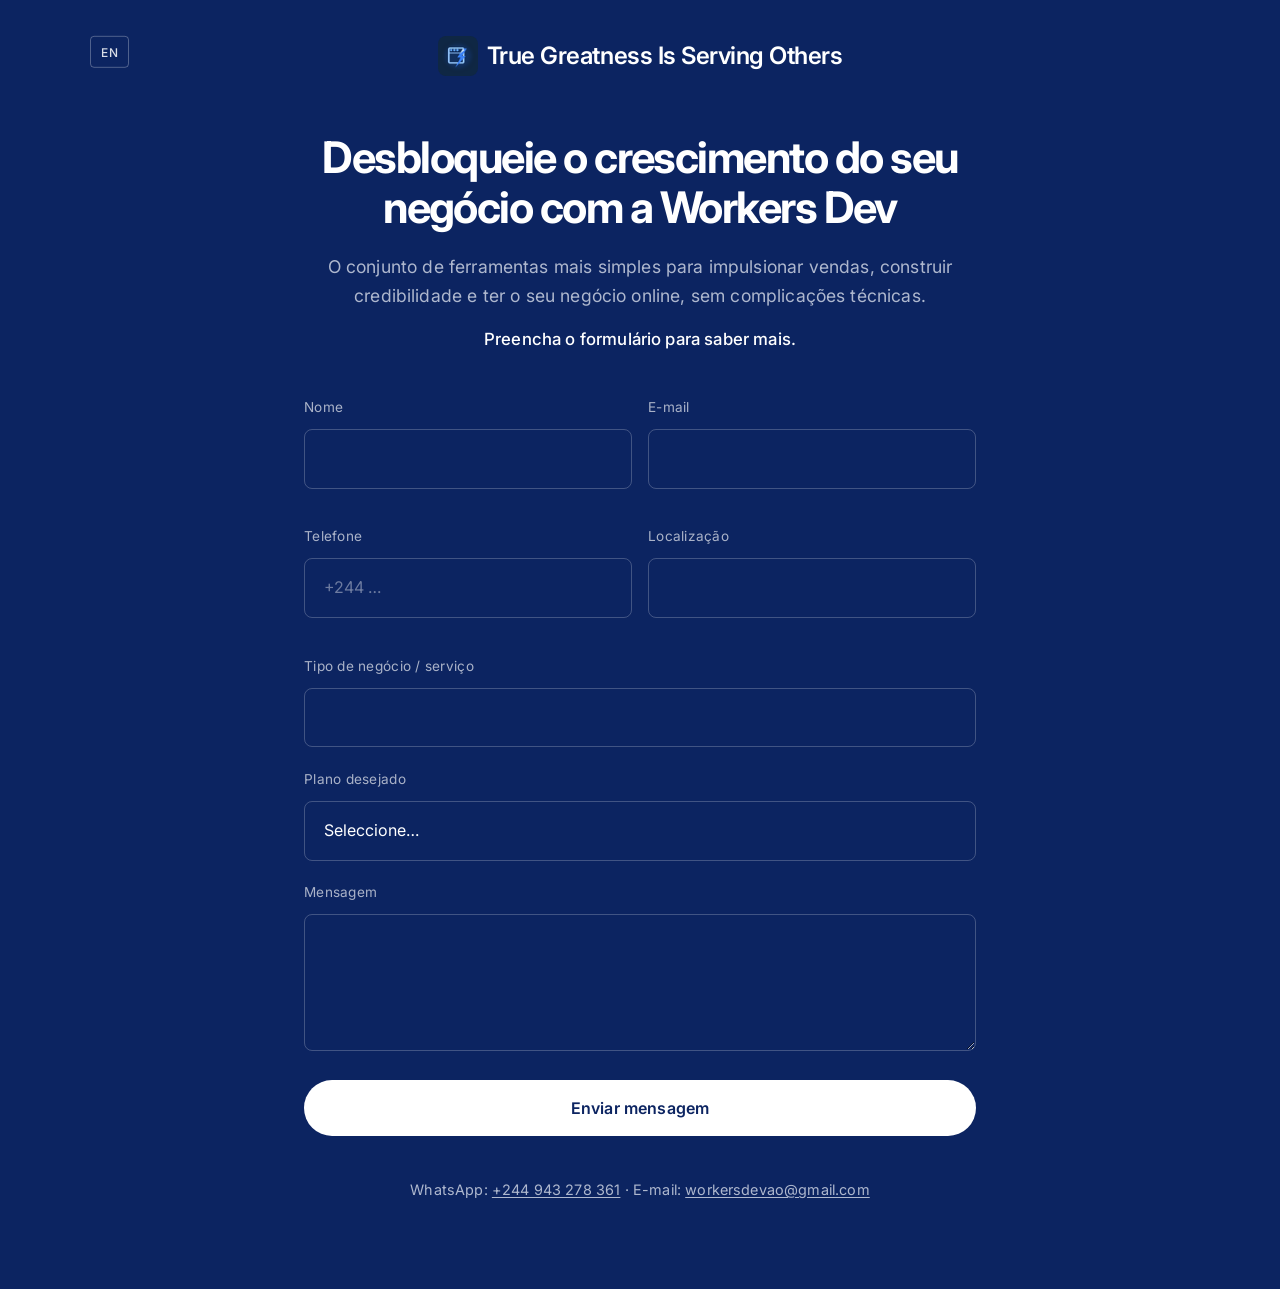
<file: Workers-Dev-Website/contacto.html>
<!DOCTYPE html>
<html lang="pt-AO" class="notranslate" translate="no">
<head>
  <meta charset="UTF-8">
  <meta name="viewport" content="width=device-width, initial-scale=1.0">
  <meta name="google" content="notranslate">
  <meta name="description" content="Workers Dev | Contacto — fale connosco sobre sites profissionais para o seu negócio em Angola.">
  <title>Workers Dev | Contacto</title>
  <link rel="icon" href="assets/favicon.png" type="image/png" sizes="32x32">
  <link rel="icon" href="assets/favicon-48.png" type="image/png" sizes="48x48">
  <link rel="icon" href="assets/favicon-192.png" type="image/png" sizes="192x192">
  <link rel="apple-touch-icon" href="assets/apple-touch-icon.png" sizes="180x180">
  <link rel="shortcut icon" href="assets/favicon.png" type="image/png">
  <link rel="stylesheet" href="styles.css">
  <link rel="preconnect" href="https://fonts.googleapis.com">
  <link rel="preconnect" href="https://fonts.gstatic.com" crossorigin>
  <link href="https://fonts.googleapis.com/css2?family=Inter:wght@300;400;500;600;700&display=swap" rel="stylesheet">
</head>
<body class="page-contact">
  <!-- Minimal top brand (same as index) -->
  <header class="top-brand" id="inicio">
    <div class="container top-brand-inner">
      <div class="top-brand-mark">
        <a href="index.html" class="top-brand-mark-link">
          <img class="top-brand-logo" src="assets/favicon-48.png" alt="Workers Dev" width="36" height="36">
          <span class="top-brand-phrase" data-i18n="brand.phrase">True Greatness Is Serving Others</span>
        </a>
      </div>
      <button class="lang-toggle" id="langToggle" aria-label="Toggle language">
        <span id="langLabel">EN</span>
      </button>
    </div>
  </header>

  <main>
    <section class="section interest-section">
      <div class="container interest-wrap">
        <div class="interest-header">
          <h1 class="interest-title" data-i18n="interest.title">Desbloqueie o crescimento do seu negócio com a Workers Dev</h1>
          <p class="interest-sub" data-i18n="interest.sub">O conjunto de ferramentas mais simples para impulsionar vendas, construir credibilidade e ter o seu negócio online, sem complicações técnicas.</p>
          <p class="interest-lead" data-i18n="interest.lead">Preencha o formulário para saber mais.</p>
        </div>

        <!-- Success state (hidden until submit succeeds) -->
        <div class="interest-success hidden" id="formSuccess">
          <div class="interest-success-icon" aria-hidden="true">✓</div>
          <h2 class="interest-success-title" data-i18n="form.successTitle">Pedido recebido</h2>
          <p class="interest-success-text" data-i18n="form.successText">Obrigado. A equipa Workers Dev vai responder em breve por e-mail ou WhatsApp.</p>
          <a href="index.html" class="btn btn-primary interest-success-home" data-i18n="form.successHome">Voltar ao início</a>
        </div>

        <!-- Contact form -->
        <form class="interest-form" id="contactForm" novalidate>
          <div class="form-row">
            <div class="form-group">
              <label for="name" data-i18n="form.name">Nome</label>
              <input type="text" id="name" name="name" required autocomplete="name" placeholder="">
            </div>
            <div class="form-group">
              <label for="email" data-i18n="form.email">E-mail</label>
              <input type="email" id="email" name="email" required autocomplete="email" placeholder="">
            </div>
          </div>

          <div class="form-row">
            <div class="form-group">
              <label for="phone" data-i18n="form.phone">Telefone</label>
              <input type="tel" id="phone" name="phone" autocomplete="tel" placeholder="+244 …">
            </div>
            <div class="form-group">
              <label for="location" data-i18n="form.location">Localização</label>
              <input type="text" id="location" name="location" autocomplete="address-level2" placeholder="">
            </div>
          </div>

          <div class="form-group">
            <label for="business" data-i18n="form.business">Tipo de negócio / serviço</label>
            <input type="text" id="business" name="business" placeholder="">
          </div>

          <div class="form-group">
            <label for="plan" data-i18n="form.plan">Plano desejado</label>
            <select id="plan" name="plan">
              <option value="" data-i18n="form.planPlaceholder">Seleccione…</option>
              <option value="Basico">Básico</option>
              <option value="Profissional">Profissional</option>
              <option value="Empresa">Empresa</option>
              <option value="Nao sei" data-i18n="form.notSure">Ainda não sei</option>
              <option value="Site proprio" data-i18n="form.own">Site próprio</option>
            </select>
          </div>

          <div class="form-group">
            <label for="message" data-i18n="form.message">Mensagem</label>
            <textarea id="message" name="message" rows="4" placeholder=""></textarea>
          </div>

          <p class="form-inline-error hidden" id="formError" role="alert"></p>

          <button type="submit" class="interest-submit" data-i18n="form.submit">Enviar mensagem</button>

          <p class="interest-direct" style="margin-top: 1.25rem; text-align: center; font-size: 0.9rem; color: var(--text-muted);">
            <span data-i18n="contact.whatsapp">WhatsApp</span>:
            <a href="https://wa.me/244943278361" target="_blank" rel="noopener" style="color: inherit; text-decoration: underline; text-underline-offset: 2px;">+244 943 278 361</a>
            ·
            <span data-i18n="contact.email">E-mail</span>:
            <a href="mailto:workersdevao@gmail.com" style="color: inherit; text-decoration: underline; text-underline-offset: 2px;">workersdevao@gmail.com</a>
          </p>
        </form>
      </div>
    </section>
  </main>

  <script src="script.js"></script>
</body>
</html>
</file>
<file: Workers-Dev-Website/styles.css>
/* ============================================
   Workers Dev
   Brand blue background · White elevated cards
   ============================================ */

:root {
  --bg: #0c2461;
  --brand: #0c2461;
  --bg-alt: #14348a;
  --text: #f4f7fc;
  --text-muted: rgba(244, 247, 252, 0.7);
  --accent: #6b9bff;
  --accent-soft: rgba(107, 155, 255, 0.2);
  --navy: #0a1a3d;
  --border: rgba(255, 255, 255, 0.14);
  --border-strong: rgba(255, 255, 255, 0.28);
  --white: #ffffff;
  --card-text: #1a2332;
  --card-muted: #5a6570;
  --card-border: #e4e1db;
  --card-border-brand: rgba(12, 36, 97, 0.14);
  --radius: 4px;
  --font: 'Inter', system-ui, -apple-system, sans-serif;
  --max: 1100px;
  --announce-h: 36px;
  --header-h: 64px;
  --header-h-desktop: 96px;
}

*,
*::before,
*::after {
  box-sizing: border-box;
  margin: 0;
  padding: 0;
}

html {
  scroll-behavior: smooth;
  font-size: 16px;
}

body {
  font-family: var(--font);
  font-weight: 400;
  color: var(--text);
  background: var(--bg);
  line-height: 1.6;
  -webkit-font-smoothing: antialiased;
  letter-spacing: 0.01em;
}

/* ---------- Minimal top brand (X Premium Business style) ---------- */
.top-brand {
  padding: 1.75rem 0 1.5rem;
}

.top-brand-inner {
  display: flex;
  align-items: center;
  justify-content: center;
  position: relative;
}

.top-brand-mark {
  display: inline-flex;
  flex-direction: row;
  align-items: center;
  justify-content: center;
  gap: 0.55rem;
}

.top-brand-logo {
  width: 36px;
  height: 36px;
  border-radius: 8px;
  flex-shrink: 0;
  display: block;
  object-fit: contain;
}

.top-brand-phrase {
  font-size: 1.35rem;
  font-weight: 600;
  letter-spacing: -0.02em;
  color: #fff;
  line-height: 1.15;
}

.top-brand .lang-toggle {
  position: absolute;
  left: 0;
  top: 40%;
  transform: translateY(-50%);
}

.top-brand .menu-toggle {
  position: absolute;
  right: 0;
  top: 40%;
  transform: translateY(-50%);
}

.top-brand-mark-link {
  display: inline-flex;
  align-items: center;
  gap: 0.55rem;
  color: inherit;
  text-decoration: none;
}

/* Show hamburger on top-brand (mobile only — hide on desktop) */
@media (min-width: 900px) {
  .top-brand .menu-toggle {
    display: none;
  }
}

@media (min-width: 720px) {
  .top-brand {
    padding: 2.25rem 0 2rem;
  }

  .top-brand-logo {
    width: 40px;
    height: 40px;
  }

  .top-brand-phrase {
    font-size: 1.5rem;
  }
}

img {
  max-width: 100%;
  display: block;
}

a {
  color: inherit;
  text-decoration: none;
}

ul {
  list-style: none;
}

button,
input,
select,
textarea {
  font: inherit;
  color: inherit;
}

.container {
  width: 100%;
  max-width: var(--max);
  margin: 0 auto;
  padding: 0 1.5rem;
}

/* ---------- Announcement bar ---------- */
.announce-bar {
  position: fixed;
  top: 0;
  left: 0;
  right: 0;
  z-index: 120;
  height: var(--announce-h);
  display: flex;
  align-items: center;
  justify-content: center;
  padding: 0 1rem;
  background: var(--navy);
  color: rgba(255, 255, 255, 0.88);
  font-size: 0.8rem;
  font-weight: 400;
  letter-spacing: 0.06em;
  text-align: center;
  line-height: 1.3;
  transition: transform 0.3s ease;
}

.announce-bar.is-hidden {
  transform: translateY(-100%);
}

.announce-accent {
  color: #93c5fd;
  font-weight: 500;
}

/* ---------- Header ---------- */
.header {
  position: fixed;
  top: var(--announce-h);
  left: 0;
  right: 0;
  z-index: 110;
  background: transparent;
  border-bottom: 1px solid transparent;
  box-shadow: none;
  transition: top 0.3s ease, background 0.3s ease, border-color 0.3s ease, box-shadow 0.3s ease;
}

.header.is-scrolled {
  background: rgba(12, 36, 97, 0.92);
  backdrop-filter: blur(12px);
  -webkit-backdrop-filter: blur(12px);
  border-bottom-color: var(--border);
  box-shadow: 0 1px 0 rgba(26, 35, 50, 0.04);
}

.header.announce-hidden {
  top: 0;
}

.header-bar {
  display: grid;
  grid-template-columns: 40px 1fr 40px;
  align-items: center;
  height: var(--header-h);
  max-width: var(--max);
  margin: 0 auto;
  padding: 0 1.25rem;
}

/* Text brand */
.brand {
  display: flex;
  flex-direction: column;
  align-items: center;
  justify-content: center;
  text-align: center;
  line-height: 1.15;
  justify-self: center;
}

.brand-name {
  font-size: 0.88rem;
  font-weight: 500;
  letter-spacing: 0.16em;
  text-transform: uppercase;
  color: rgba(255, 255, 255, 0.95);
  transition: color 0.3s ease;
}

.brand-tag {
  font-size: 0.68rem;
  font-weight: 400;
  letter-spacing: 0.28em;
  text-transform: uppercase;
  color: rgba(255, 255, 255, 0.55);
  margin-top: 0.2rem;
  transition: color 0.3s ease;
}

.header.is-scrolled .brand-name {
  color: var(--text);
}

.header.is-scrolled .brand-tag {
  color: var(--text-muted);
}

.brand--footer {
  align-items: flex-start;
  text-align: left;
}

.brand--footer .brand-name {
  color: var(--text);
  font-size: 0.85rem;
}

.brand--footer .brand-tag {
  color: var(--text-muted);
}

.brand--drawer {
  align-items: flex-start;
  text-align: left;
}

.brand--drawer .brand-name {
  color: var(--text);
}

.brand--drawer .brand-tag {
  color: var(--text-muted);
}

/* Desktop nav: below brand */
.nav-desktop {
  display: none;
}

.nav-link {
  font-size: 0.8rem;
  font-weight: 400;
  letter-spacing: 0.12em;
  text-transform: uppercase;
  color: rgba(255, 255, 255, 0.72);
  transition: color 0.2s ease;
}

.nav-link:hover {
  color: #ffffff;
}

.header.is-scrolled .nav-link {
  color: var(--text-muted);
}

.header.is-scrolled .nav-link:hover {
  color: var(--text);
}

.header-actions {
  display: flex;
  align-items: center;
  justify-content: flex-end;
  gap: 0.5rem;
}

.lang-toggle {
  background: none;
  border: 1px solid rgba(255, 255, 255, 0.28);
  border-radius: var(--radius);
  padding: 0.35rem 0.6rem;
  font-size: 0.75rem;
  font-weight: 500;
  letter-spacing: 0.08em;
  color: rgba(255, 255, 255, 0.85);
  cursor: pointer;
  transition: border-color 0.25s ease, color 0.25s ease, background 0.25s ease;
}

.lang-toggle:hover {
  border-color: rgba(255, 255, 255, 0.5);
  color: #ffffff;
}

.header.is-scrolled .lang-toggle {
  border-color: var(--border);
  color: var(--text-muted);
}

.header.is-scrolled .lang-toggle:hover {
  border-color: var(--border-strong);
  color: var(--text);
}

/* Hamburger: thin lines to X */
.menu-toggle {
  display: flex;
  flex-direction: column;
  justify-content: center;
  gap: 5px;
  width: 28px;
  height: 28px;
  background: none;
  border: none;
  cursor: pointer;
  padding: 0;
  justify-self: start;
  z-index: 1;
}

.menu-line {
  display: block;
  width: 100%;
  height: 1.5px;
  background: rgba(255, 255, 255, 0.92);
  transition: transform 0.3s ease, opacity 0.3s ease, background 0.3s ease;
  transform-origin: center;
}

.header.is-scrolled .menu-line {
  background: var(--text);
}

.menu-toggle.active .menu-line:nth-child(1) {
  transform: translateY(6.5px) rotate(45deg);
}

.menu-toggle.active .menu-line:nth-child(2) {
  opacity: 0;
}

.menu-toggle.active .menu-line:nth-child(3) {
  transform: translateY(-6.5px) rotate(-45deg);
}

/* Mobile left drawer */
.nav-overlay {
  position: fixed;
  inset: 0;
  z-index: 130;
  background: rgba(15, 39, 68, 0.45);
  opacity: 0;
  visibility: hidden;
  transition: opacity 0.3s ease, visibility 0.3s ease;
}

.nav-overlay.is-open {
  opacity: 1;
  visibility: visible;
}

.nav-drawer {
  position: fixed;
  top: 0;
  left: 0;
  z-index: 140;
  width: min(85vw, 320px);
  height: 100%;
  height: 100dvh;
  background: var(--bg);
  border-right: 1px solid var(--border);
  transform: translateX(-100%);
  transition: transform 0.35s cubic-bezier(0.22, 1, 0.36, 1);
  display: flex;
  flex-direction: column;
  padding: 1.5rem 1.35rem 2rem;
}

.nav-drawer.is-open {
  transform: translateX(0);
}

.drawer-head {
  display: flex;
  align-items: flex-start;
  justify-content: space-between;
  margin-bottom: 2.5rem;
  padding-bottom: 1.25rem;
  border-bottom: 1px solid var(--border);
}

.drawer-close {
  position: relative;
  width: 28px;
  height: 28px;
  background: none;
  border: none;
  cursor: pointer;
  flex-shrink: 0;
}

.drawer-close .menu-line {
  position: absolute;
  left: 0;
  right: 0;
  top: 50%;
  background: var(--text);
}

.drawer-close .menu-line:nth-child(1) {
  transform: rotate(45deg);
}

.drawer-close .menu-line:nth-child(2) {
  transform: rotate(-45deg);
}

.drawer-nav {
  display: flex;
  flex-direction: column;
  gap: 0.15rem;
  flex: 1;
}

.drawer-link {
  font-size: 0.88rem;
  font-weight: 400;
  letter-spacing: 0.14em;
  text-transform: uppercase;
  color: var(--text);
  padding: 0.85rem 0;
  border-bottom: 1px solid transparent;
  transition: color 0.2s ease;
}

.drawer-link:hover {
  color: var(--accent);
}

.drawer-foot {
  display: flex;
  flex-direction: column;
  gap: 0.65rem;
  margin-top: 2rem;
  padding-top: 1.25rem;
  border-top: 1px solid var(--border);
}

.drawer-cta {
  display: block;
  text-align: center;
  padding: 0.75rem 1rem;
  font-size: 0.82rem;
  font-weight: 500;
  letter-spacing: 0.1em;
  text-transform: uppercase;
  border: 1px solid var(--navy);
  background: var(--navy);
  color: #fff;
  border-radius: var(--radius);
  transition: background 0.2s ease, color 0.2s ease;
}

.drawer-cta:hover {
  background: var(--accent);
  border-color: var(--accent);
}

.drawer-cta--ghost {
  background: transparent;
  color: var(--text);
  border-color: var(--border-strong);
}

.drawer-cta--ghost:hover {
  border-color: var(--text);
  background: transparent;
  color: var(--text);
}

body.drawer-open {
  overflow: hidden;
}

/* ---------- Hero ---------- */
.hero {
  position: relative;
  min-height: 100vh;
  min-height: 100dvh;
  display: flex;
  align-items: center;
  justify-content: center;
  padding: calc(var(--announce-h) + var(--header-h) + 2.5rem) 1.5rem 4rem;
  text-align: center;
  overflow: hidden;
}

.hero-bg {
  position: absolute;
  inset: 0;
  background-image: url('assets/Moto.jpg');
  background-size: cover;
  background-position: center;
  background-repeat: no-repeat;
  z-index: 0;
}

.hero-overlay {
  position: absolute;
  inset: 0;
  background: linear-gradient(
    160deg,
    rgba(10, 22, 40, 0.72) 0%,
    rgba(15, 30, 55, 0.68) 50%,
    rgba(12, 25, 45, 0.75) 100%
  );
  z-index: 1;
}

.hero-inner {
  position: relative;
  z-index: 2;
  max-width: 720px;
  margin: 0 auto;
}

.hero-eyebrow {
  font-size: 0.8rem;
  font-weight: 400;
  letter-spacing: 0.14em;
  text-transform: uppercase;
  color: #7eb6ff;
  margin-bottom: 1.25rem;
}

.hero-title {
  font-size: clamp(2rem, 5vw, 3.1rem);
  font-weight: 400;
  line-height: 1.2;
  letter-spacing: -0.03em;
  margin-bottom: 1.25rem;
  color: #ffffff;
}

.hero-subtitle {
  font-size: 1.05rem;
  font-weight: 300;
  color: rgba(255, 255, 255, 0.82);
  line-height: 1.7;
  margin-bottom: 2.25rem;
  max-width: 540px;
  margin-left: auto;
  margin-right: auto;
}

.hero-actions {
  display: flex;
  flex-wrap: wrap;
  gap: 0.85rem;
  justify-content: center;
}

.hero .btn-primary {
  background: var(--accent);
  border-color: var(--accent);
  color: #ffffff;
}

.hero .btn-primary:hover {
  background: #1548c0;
  border-color: #1548c0;
}

.hero .btn-outline {
  color: #ffffff;
  border-color: rgba(255, 255, 255, 0.45);
  background: transparent;
}

.hero .btn-outline:hover {
  border-color: #ffffff;
  background: rgba(255, 255, 255, 0.1);
}

/* ---------- Buttons ---------- */
.btn {
  display: inline-flex;
  align-items: center;
  justify-content: center;
  padding: 0.7rem 1.5rem;
  font-size: 0.9rem;
  font-weight: 400;
  letter-spacing: 0.03em;
  border-radius: var(--radius);
  border: 1px solid transparent;
  cursor: pointer;
  transition: background 0.2s, border-color 0.2s, color 0.2s;
  text-align: center;
}

.btn-primary {
  background: #1a56db;
  color: var(--white);
  border-color: #1a56db;
}

.btn-primary:hover {
  background: #1548c0;
  border-color: #1548c0;
}

.btn-outline {
  background: transparent;
  color: var(--text);
  border-color: var(--border-strong);
}

.btn-outline:hover {
  border-color: var(--text);
}

.btn-full {
  width: 100%;
}

/* ---------- Sections ---------- */
.section {
  padding: 7rem 0;
}

.section-alt {
  background: var(--bg-alt);
}

.section-header {
  text-align: center;
  margin-bottom: 3.75rem;
  max-width: 560px;
  margin-left: auto;
  margin-right: auto;
}

.section-eyebrow {
  font-size: 0.82rem;
  font-weight: 500;
  letter-spacing: 0.14em;
  text-transform: uppercase;
  color: var(--accent);
  margin-bottom: 0.75rem;
}

.section-title {
  font-size: clamp(1.65rem, 3.5vw, 2.15rem);
  font-weight: 600;
  letter-spacing: -0.03em;
  margin-bottom: 0.75rem;
  color: #ffffff;
}

.section-desc {
  font-size: 1.02rem;
  font-weight: 300;
  color: var(--text-muted);
  line-height: 1.65;
}

/* ---------- Clients carousel ---------- */
.clients-section {
  padding-bottom: 5.5rem;
  overflow: hidden;
}

/* ---------- Client testimonial (X Premium Business style) ---------- */
.testimonial {
  padding: 6.5rem 0 7rem;
  background: var(--bg);
}

/* Quote nested inside tools / features block */
.plans-x-quote.testimonial {
  padding: 4rem 0 0;
  margin-top: 3.5rem;
  border-top: 1px solid rgba(255, 255, 255, 0.08);
}

.testimonial-inner {
  max-width: 720px;
  margin: 0 auto;
  position: relative;
}

.testimonial-mark {
  display: block;
  font-size: clamp(3.5rem, 8vw, 5rem);
  font-weight: 700;
  line-height: 0.85;
  color: rgba(255, 255, 255, 0.2);
  margin-bottom: 0.75rem;
  font-family: Georgia, 'Times New Roman', serif;
}

.testimonial-quote {
  margin: 0 0 2.25rem;
}

.testimonial-quote p {
  font-size: clamp(1.5rem, 3.5vw, 2.05rem);
  font-weight: 500;
  letter-spacing: -0.03em;
  line-height: 1.3;
  color: #fff;
}

.testimonial-quote em {
  font-style: normal;
  color: #e8b84a;
  font-weight: 600;
}

.testimonial-author {
  display: flex;
  align-items: center;
  gap: 0.85rem;
  justify-content: flex-end;
}

.testimonial-avatar {
  width: 48px;
  height: 48px;
  border-radius: 12px;
  object-fit: cover;
  background: #fff;
  flex-shrink: 0;
}

.testimonial-meta {
  display: flex;
  flex-direction: column;
  gap: 0.15rem;
  text-align: left;
}

.testimonial-name {
  font-size: 0.95rem;
  font-weight: 600;
  color: #fff;
  letter-spacing: -0.01em;
}

.testimonial-role {
  font-size: 0.8rem;
  font-weight: 400;
  color: var(--text-muted);
}

@media (min-width: 720px) {
  .testimonial {
    padding: 7.5rem 0 8rem;
  }

  .plans-x-quote.testimonial {
    padding: 5rem 0 0;
    margin-top: 4.5rem;
  }
}

/* Desktop only: X-style quote — left text, soft glow, author bottom-right */
@media (min-width: 1024px) {
  .plans-x-quote.testimonial {
    padding: 6.5rem 0 2rem;
    margin-top: 5.5rem;
  }

  .testimonial-inner {
    max-width: 980px;
    padding: 4.5rem 3rem 3.25rem;
  }

  /* Soft radial glow behind quote (like X Premium Business) */
  .testimonial-inner::before {
    content: "";
    position: absolute;
    inset: -12% -8% -22% -8%;
    background: radial-gradient(
      ellipse 72% 68% at 38% 42%,
      rgba(107, 155, 255, 0.13) 0%,
      rgba(12, 36, 97, 0.06) 48%,
      transparent 72%
    );
    pointer-events: none;
    z-index: 0;
  }

  .testimonial-inner > * {
    position: relative;
    z-index: 1;
  }

  .testimonial-mark {
    font-size: 6rem;
    margin-bottom: 1.5rem;
    color: rgba(255, 255, 255, 0.22);
  }

  .testimonial-quote {
    margin: 0 0 3.75rem;
    max-width: 860px;
  }

  .testimonial-quote p {
    font-size: clamp(1.9rem, 2.5vw, 2.4rem);
    line-height: 1.38;
    letter-spacing: -0.03em;
  }

  .testimonial-author {
    justify-content: flex-end;
    margin-top: 0.75rem;
  }
}

/* ---------- Promo CTA (full-bleed) ---------- */
.promo-cta {
  padding: 2.5rem 0;
  margin: 0;
  background: var(--bg);
  line-height: 0;
}

.promo-cta-link {
  display: block;
  transition: opacity 0.25s ease;
}

.promo-cta-link:hover {
  opacity: 0.94;
}

.promo-cta-link:focus-visible {
  outline: 2px solid var(--accent);
  outline-offset: 3px;
}

.promo-cta img {
  width: 100%;
  height: auto;
  display: block;
  vertical-align: middle;
}

.clients-carousel {
  position: relative;
  max-width: 1200px;
  margin: 0 auto;
  padding: 0 2.75rem;
}

.carousel-viewport {
  overflow: hidden;
  width: 100%;
}

.carousel-track {
  display: flex;
  gap: 1.25rem;
  transition: transform 0.45s cubic-bezier(0.22, 1, 0.36, 1);
  will-change: transform;
}

.client-card {
  flex: 0 0 calc(100% - 0.5rem);
  display: flex;
  flex-direction: column;
  background: var(--white);
  color: var(--card-text);
  border: 1px solid var(--card-border-brand);
  border-top: 3px solid var(--brand);
  border-radius: 6px;
  overflow: hidden;
  transition: border-color 0.25s ease, transform 0.25s ease, box-shadow 0.25s ease;
  min-width: 0;
  box-shadow: 0 8px 24px rgba(12, 36, 97, 0.12);
}

.client-card:hover {
  border-color: var(--border-strong);
  transform: translateY(-2px);
}

.client-card-media {
  position: relative;
  aspect-ratio: 16 / 10;
  overflow: hidden;
  background: var(--bg-alt);
}

.client-card-media img {
  width: 100%;
  height: 100%;
  object-fit: cover;
  object-position: top center;
  display: block;
  transition: transform 0.45s ease;
}

.client-card:hover .client-card-media img {
  transform: scale(1.03);
}

.client-card-body {
  display: flex;
  flex-direction: column;
  gap: 0.2rem;
  padding: 1rem 1.15rem 1.15rem;
  border-top: 1px solid var(--card-border);
}

.client-type {
  font-size: 0.75rem;
  font-weight: 400;
  letter-spacing: 0.12em;
  text-transform: uppercase;
  color: var(--brand);
}

.client-name {
  font-size: 1.02rem;
  font-weight: 400;
  letter-spacing: 0.01em;
  color: var(--card-text);
}

/* "+100 sites" placeholder card (not clickable) */
.client-card--more {
  color: inherit;
  cursor: default;
}

.client-card-media--more {
  background: linear-gradient(160deg, var(--navy) 0%, #1a3a5c 55%, #0f2744 100%);
  display: flex;
  align-items: center;
  justify-content: center;
}

.client-more-inner {
  display: flex;
  flex-direction: column;
  align-items: center;
  text-align: center;
  padding: 1.5rem 1rem;
  gap: 0.2rem;
}

.client-more-stat {
  font-size: clamp(2.4rem, 5vw, 3rem);
  font-weight: 500;
  letter-spacing: -0.04em;
  line-height: 1;
  color: #ffffff;
}

.client-more-label {
  font-size: 0.95rem;
  font-weight: 400;
  color: rgba(255, 255, 255, 0.88);
  letter-spacing: 0.02em;
}

.client-more-sub {
  font-size: 0.82rem;
  font-weight: 300;
  color: #93c5fd;
  letter-spacing: 0.06em;
  text-transform: uppercase;
  margin-top: 0.35rem;
}

.client-card--more:hover .client-card-media--more {
  background: linear-gradient(160deg, #143050 0%, #1a3a5c 55%, #0f2744 100%);
}

.carousel-btn {
  position: absolute;
  top: 42%;
  transform: translateY(-50%);
  z-index: 5;
  width: 36px;
  height: 36px;
  display: flex;
  align-items: center;
  justify-content: center;
  background: var(--white);
  border: 1px solid var(--border);
  border-radius: 50%;
  color: var(--text);
  font-size: 1.35rem;
  line-height: 1;
  cursor: pointer;
  transition: border-color 0.2s ease, color 0.2s ease, background 0.2s ease;
  box-shadow: 0 1px 4px rgba(26, 35, 50, 0.06);
}

.carousel-btn:hover {
  border-color: var(--text);
  color: var(--text);
}

.carousel-btn--prev {
  left: 0.35rem;
}

.carousel-btn--next {
  right: 0.35rem;
}

.carousel-dots {
  display: flex;
  justify-content: center;
  gap: 0.4rem;
  margin-top: 1.5rem;
}

.carousel-dot {
  width: 6px;
  height: 6px;
  border-radius: 50%;
  border: none;
  padding: 0;
  background: var(--border-strong);
  cursor: pointer;
  transition: background 0.2s ease, transform 0.2s ease;
}

.carousel-dot.is-active {
  background: var(--navy);
  transform: scale(1.15);
}

@media (min-width: 640px) {
  .client-card {
    flex: 0 0 calc(50% - 0.65rem);
  }
}

@media (min-width: 960px) {
  .client-card {
    flex: 0 0 calc(33.333% - 0.85rem);
  }

  .clients-carousel {
    padding: 0 3.25rem;
  }
}

/* ---------- About ---------- */
.about-grid {
  display: grid;
  gap: 3rem;
}

.about-text p {
  font-weight: 400;
  color: var(--text-muted);
  margin-bottom: 1.1rem;
  line-height: 1.75;
}

.about-text p:last-child {
  margin-bottom: 0;
}

.about-points {
  display: flex;
  flex-direction: column;
  gap: 1.5rem;
}

.point {
  display: flex;
  align-items: flex-start;
  gap: 1.25rem;
  padding-bottom: 1.5rem;
  border-bottom: 1px solid var(--border);
}

.point:last-child {
  border-bottom: none;
  padding-bottom: 0;
}

.point-number {
  font-size: 0.8rem;
  font-weight: 500;
  color: var(--accent);
  letter-spacing: 0.06em;
  flex-shrink: 0;
  padding-top: 0.15rem;
}

.point p {
  font-weight: 400;
  color: var(--text);
  line-height: 1.5;
}

/* ---------- Site próprio ---------- */
/* Horizontal scroll on small screens: real table layout */
.own-compare {
  border: 1px solid rgba(255, 255, 255, 0.12);
  border-radius: 12px;
  background: #14348a;
  color: #fff;
  margin-bottom: 2rem;
  overflow-x: auto;
  -webkit-overflow-scrolling: touch;
  overscroll-behavior-x: contain;
  scrollbar-width: thin;
  box-shadow: 0 12px 32px rgba(0, 0, 0, 0.28);
}

.own-compare-head,
.own-compare-row {
  display: grid;
  grid-template-columns: minmax(120px, 0.85fr) minmax(170px, 1.1fr) minmax(190px, 1.25fr);
  min-width: 540px;
}

.own-compare-head {
  background: #0c2461;
  border-bottom: 1px solid rgba(255, 255, 255, 0.12);
  position: sticky;
  top: 0;
  z-index: 2;
  color: #fff;
}

.own-compare-cell {
  padding: 0.85rem 1.1rem;
  font-size: 0.88rem;
  font-weight: 400;
  color: rgba(255, 255, 255, 0.9);
  line-height: 1.45;
  border-bottom: 1px solid rgba(255, 255, 255, 0.1);
}

.own-compare-row--last .own-compare-cell {
  border-bottom: none;
}

.own-compare-label {
  font-weight: 500;
  font-size: 0.8rem;
  color: rgba(255, 255, 255, 0.65);
  letter-spacing: 0.02em;
  position: sticky;
  left: 0;
  z-index: 1;
  background: #14348a;
  box-shadow: 4px 0 8px -4px rgba(0, 0, 0, 0.25);
}

.own-compare-head .own-compare-label {
  background: #0c2461;
  color: rgba(255, 255, 255, 0.85);
  z-index: 3;
  box-shadow: none;
}

.own-compare-col-title {
  display: block;
  font-size: 0.95rem;
  font-weight: 500;
  color: #fff;
  letter-spacing: -0.01em;
}

.own-compare-col-sub {
  display: block;
  font-size: 0.82rem;
  font-weight: 300;
  color: rgba(255, 255, 255, 0.7);
  margin-top: 0.2rem;
}

.own-compare-col--own .own-compare-col-title {
  color: var(--accent);
}

.own-compare-cell--own {
  background: rgba(107, 155, 255, 0.1);
  font-weight: 400;
}

.own-compare-head .own-compare-col--own,
.own-compare-cell--own {
  border-left: 1px solid rgba(107, 155, 255, 0.2);
}

@media (max-width: 719px) {
  .own-compare-cell {
    padding: 0.8rem 0.9rem;
    font-size: 0.84rem;
  }

  .own-compare-col-title {
    font-size: 0.88rem;
  }
}

.own-box {
  display: grid;
  gap: 1.75rem;
  border: 1px solid rgba(255, 255, 255, 0.12);
  border-radius: 12px;
  background: #14348a;
  color: #fff;
  padding: 1.75rem 1.5rem;
  margin-bottom: 3rem;
  box-shadow: 0 12px 32px rgba(0, 0, 0, 0.28);
}

@media (min-width: 800px) {
  .own-box {
    grid-template-columns: 1.4fr 1fr;
    gap: 2rem;
    padding: 2.25rem 2rem;
    align-items: stretch;
  }
}

.own-badge {
  display: inline-block;
  font-size: 0.78rem;
  font-weight: 500;
  letter-spacing: 0.08em;
  text-transform: uppercase;
  color: #0c2461;
  background: var(--accent);
  padding: 0.32rem 0.7rem;
  border-radius: var(--radius);
  margin-bottom: 1rem;
}

.own-headline {
  font-size: clamp(1.45rem, 3vw, 1.8rem);
  font-weight: 600;
  letter-spacing: -0.025em;
  color: #fff;
  margin-bottom: 0.65rem;
}

.own-lead {
  font-size: 0.95rem;
  font-weight: 400;
  color: rgba(255, 255, 255, 0.7);
  line-height: 1.65;
  margin-bottom: 1.35rem;
}

.own-features {
  list-style: none;
  padding: 0;
  margin: 0 0 1.5rem;
  display: flex;
  flex-direction: column;
  gap: 0.65rem;
}

.own-features li {
  position: relative;
  padding-left: 1.35rem;
  font-size: 0.9rem;
  font-weight: 400;
  color: rgba(255, 255, 255, 0.9);
  line-height: 1.5;
}

.own-features li::before {
  content: '';
  position: absolute;
  left: 0;
  top: 0.45rem;
  width: 7px;
  height: 7px;
  border-radius: 50%;
  background: var(--accent);
}

.own-prices {
  display: flex;
  flex-wrap: wrap;
  gap: 0.5rem;
}

.own-price-chip {
  font-size: 0.88rem;
  font-weight: 400;
  color: rgba(255, 255, 255, 0.85);
  border: 1px solid rgba(255, 255, 255, 0.2);
  background: rgba(12, 36, 97, 0.45);
  padding: 0.4rem 0.75rem;
  border-radius: var(--radius);
}

.own-box-side {
  display: flex;
  flex-direction: column;
  gap: 1rem;
}

.own-change-card {
  flex: 1;
  background: var(--brand);
  color: #f5f4f1;
  border-radius: var(--radius);
  padding: 1.5rem 1.35rem;
}

.own-change-label {
  font-size: 0.8rem;
  font-weight: 500;
  letter-spacing: 0.1em;
  text-transform: uppercase;
  color: rgba(255, 255, 255, 0.55);
  margin-bottom: 0.5rem;
}

.own-change-price {
  margin-bottom: 0.4rem;
}

.own-change-value {
  font-size: 2rem;
  font-weight: 500;
  letter-spacing: -0.03em;
  color: #ffffff;
}

.own-change-currency {
  font-size: 1rem;
  font-weight: 400;
  color: rgba(255, 255, 255, 0.75);
}

.own-change-note {
  font-size: 0.92rem;
  font-weight: 300;
  color: rgba(255, 255, 255, 0.8);
  line-height: 1.5;
  margin-bottom: 0.85rem;
}

.own-change-free {
  font-size: 0.88rem;
  font-weight: 300;
  color: #93c5fd;
  line-height: 1.5;
  padding-top: 0.85rem;
  border-top: 1px solid rgba(255, 255, 255, 0.12);
}

.own-cta {
  width: 100%;
  text-align: center;
  justify-content: center;
}

.own-box .btn-primary {
  background: var(--accent);
  border-color: var(--accent);
  color: #0c2461;
}

.own-box .btn-primary:hover {
  background: #8fb0ff;
  border-color: #8fb0ff;
  color: #0c2461;
}

.own-rules-title {
  font-size: 1rem;
  font-weight: 600;
  color: #ffffff;
  margin-bottom: 1.5rem;
  letter-spacing: -0.01em;
}

.own-rules-grid {
  display: grid;
  gap: 1.25rem;
}

@media (min-width: 640px) {
  .own-rules-grid {
    grid-template-columns: 1fr 1fr;
    gap: 1.5rem 2rem;
  }
}

.own-rule {
  display: flex;
  gap: 1rem;
  align-items: flex-start;
}

.own-rule-num {
  font-size: 0.82rem;
  font-weight: 500;
  color: var(--accent);
  letter-spacing: 0.06em;
  flex-shrink: 0;
  padding-top: 0.15rem;
}

.own-rule h4 {
  font-size: 1rem;
  font-weight: 500;
  color: #ffffff;
  margin-bottom: 0.3rem;
}

.own-rule p {
  font-size: 0.92rem;
  font-weight: 400;
  color: var(--text-muted);
  line-height: 1.55;
}

/* ---------- Site próprio · X-style layout ---------- */
.own-section {
  background: var(--bg);
}

.own-x {
  max-width: 720px;
}

.own-x-header {
  text-align: center;
  margin-bottom: 3rem;
}

.own-x-title {
  font-size: clamp(2rem, 5vw, 2.85rem);
  font-weight: 700;
  letter-spacing: -0.04em;
  color: #fff;
  line-height: 1.12;
  margin-bottom: 1rem;
}

.own-x-sub {
  font-size: 1rem;
  font-weight: 400;
  color: rgba(255, 255, 255, 0.6);
  line-height: 1.55;
  max-width: 34rem;
  margin: 0 auto;
}

.own-x-options {
  display: grid;
  gap: 1rem;
  margin-bottom: 3.5rem;
}

@media (min-width: 720px) {
  .own-x-options {
    grid-template-columns: 1fr 1fr;
    gap: 1.25rem;
  }
}

.own-x-option {
  background: #0f2a6e;
  border: 1px solid rgba(255, 255, 255, 0.1);
  border-radius: 16px;
  padding: 1.5rem 1.35rem;
}

.own-x-option--highlight {
  border-color: rgba(107, 155, 255, 0.35);
  box-shadow: 0 0 0 1px rgba(107, 155, 255, 0.08);
}

.own-x-option h3 {
  font-size: 1.2rem;
  font-weight: 600;
  color: #fff;
  letter-spacing: -0.02em;
  margin-bottom: 0.25rem;
}

.own-x-option-sub {
  font-size: 0.85rem;
  color: rgba(255, 255, 255, 0.5);
  margin-bottom: 1.25rem;
}

.own-x-list {
  list-style: none;
  margin: 0;
  padding: 0;
  display: flex;
  flex-direction: column;
  gap: 0.65rem;
}

.own-x-list li {
  font-size: 0.9rem;
  color: rgba(255, 255, 255, 0.72);
  line-height: 1.4;
  padding-left: 1.35rem;
  position: relative;
}

.own-x-list li::before {
  content: '';
  position: absolute;
  left: 0;
  top: 0.45em;
  width: 0.45rem;
  height: 0.45rem;
  border-radius: 50%;
  background: rgba(107, 155, 255, 0.7);
}

.own-x-buy {
  margin-bottom: 2.5rem;
}

.own-x-eyebrow {
  font-size: 0.82rem;
  font-weight: 500;
  letter-spacing: 0.12em;
  text-transform: uppercase;
  color: var(--accent);
  margin-bottom: 0.75rem;
}

.own-x-buy-title {
  font-size: clamp(1.65rem, 3.5vw, 2.15rem);
  font-weight: 700;
  letter-spacing: -0.03em;
  color: #fff;
  margin-bottom: 0.75rem;
  line-height: 1.2;
}

.own-x-buy-lead {
  font-size: 1.02rem;
  color: rgba(255, 255, 255, 0.6);
  line-height: 1.55;
  margin-bottom: 1.5rem;
  max-width: 36rem;
}

.own-x-checks {
  list-style: none;
  margin: 0 0 1.5rem;
  padding: 0;
  display: flex;
  flex-direction: column;
  gap: 0.7rem;
}

.own-x-checks li {
  font-size: 0.92rem;
  color: rgba(255, 255, 255, 0.78);
  line-height: 1.45;
  padding-left: 1.75rem;
  position: relative;
}

.own-x-checks li::before {
  content: '✓';
  position: absolute;
  left: 0;
  top: 0;
  color: #6b9bff;
  font-weight: 600;
}

.own-x-prices {
  display: flex;
  flex-wrap: wrap;
  gap: 0.5rem;
}

.own-x-chip {
  display: inline-block;
  padding: 0.45rem 0.85rem;
  border-radius: 999px;
  border: 1px solid rgba(255, 255, 255, 0.12);
  background: rgba(255, 255, 255, 0.06);
  font-size: 0.9rem;
  font-weight: 500;
  color: #fff;
}

.own-x-cta-row {
  display: flex;
  flex-direction: column;
  gap: 1.25rem;
  margin-bottom: 4rem;
  align-items: stretch;
}

@media (min-width: 600px) {
  .own-x-cta-row {
    flex-direction: row;
    align-items: center;
    justify-content: space-between;
  }
}

.own-x-fee {
  background: #0f2a6e;
  border: 1px solid rgba(255, 255, 255, 0.1);
  border-radius: 14px;
  padding: 1.25rem 1.35rem;
  flex: 1;
}

.own-x-fee-label {
  font-size: 0.82rem;
  font-weight: 500;
  letter-spacing: 0.06em;
  text-transform: uppercase;
  color: rgba(255, 255, 255, 0.5);
  margin-bottom: 0.35rem;
}

.own-x-fee-price {
  font-size: 1.75rem;
  font-weight: 700;
  color: #fff;
  letter-spacing: -0.03em;
  margin-bottom: 0.35rem;
}

.own-x-fee-price span {
  color: #fff;
}

.own-x-fee-note {
  font-size: 0.85rem;
  color: rgba(255, 255, 255, 0.6);
  line-height: 1.4;
  margin-bottom: 0.4rem;
}

.own-x-fee-free {
  font-size: 0.8rem;
  color: rgba(107, 155, 255, 0.9);
  line-height: 1.4;
}

.own-x-btn {
  flex-shrink: 0;
  white-space: nowrap;
  border-radius: 999px;
  padding: 0.85rem 1.75rem;
}

.own-x-rules-title {
  font-size: clamp(1.45rem, 3vw, 1.75rem);
  font-weight: 700;
  letter-spacing: -0.03em;
  color: #fff;
  margin-bottom: 1.75rem;
}

.own-x-rules-list {
  display: flex;
  flex-direction: column;
  gap: 1.5rem;
}

.own-x-rule {
  display: flex;
  gap: 1rem;
  align-items: flex-start;
}

.own-x-rule-num {
  flex-shrink: 0;
  font-size: 0.8rem;
  font-weight: 600;
  color: rgba(255, 255, 255, 0.35);
  letter-spacing: 0.04em;
  padding-top: 0.15rem;
}

.own-x-rule h4 {
  font-size: 1rem;
  font-weight: 600;
  color: #fff;
  margin-bottom: 0.3rem;
  letter-spacing: -0.015em;
}

.own-x-rule p {
  font-size: 0.9rem;
  color: rgba(255, 255, 255, 0.58);
  line-height: 1.5;
}

/* ---------- Plans (X-style, light) ---------- */
.plans-x {
  background: var(--bg);
  padding-top: 4.5rem;
  padding-bottom: 7rem;
}

/* Hero: text + dashboard — stacked on mobile, side-by-side on desktop */
.plans-x-hero {
  display: flex;
  flex-direction: column;
  align-items: center;
  margin-bottom: 4.5rem;
  gap: 2.25rem;
}

.plans-x-header {
  text-align: center;
  max-width: 720px;
  margin: 0 auto;
}

.plans-x-title {
  font-size: clamp(2.15rem, 5.5vw, 3.25rem);
  font-weight: 700;
  letter-spacing: -0.045em;
  color: #ffffff;
  line-height: 1.1;
  margin-bottom: 0.9rem;
}

.plans-x-sub {
  font-size: 1rem;
  font-weight: 400;
  color: var(--text-muted);
  line-height: 1.6;
}

.plans-x-start {
  margin-top: 1.5rem;
  border-radius: 999px;
  padding: 0.75rem 1.75rem;
  font-weight: 500;
}

.plans-x-dashboard {
  width: 100%;
  max-width: 920px;
  margin: 0 auto;
  border-radius: 16px;
  overflow: hidden;
  border: 1px solid rgba(255, 255, 255, 0.1);
  box-shadow:
    0 0 0 1px rgba(107, 155, 255, 0.06),
    0 24px 64px rgba(0, 0, 0, 0.45),
    0 8px 24px rgba(12, 36, 97, 0.35);
  background: #0a0f1a;
}

.plans-x-dashboard img {
  width: 100%;
  height: auto;
  display: block;
}

@media (min-width: 720px) {
  .plans-x-dashboard {
    border-radius: 20px;
  }
}

/* Desktop only: X-style — text left, dashboard right */
@media (min-width: 1024px) {
  .plans-x .container {
    max-width: 1280px;
  }

  .plans-x-hero {
    flex-direction: row;
    align-items: center;
    justify-content: space-between;
    gap: 3rem;
    margin-bottom: 5.5rem;
  }

  .plans-x-header {
    text-align: left;
    max-width: 560px;
    margin: 0;
    flex: 0 1 46%;
    min-width: 0;
    padding-right: 0.25rem;
  }

  .plans-x-title {
    font-size: clamp(2.65rem, 3.6vw, 3.85rem);
    line-height: 1.1;
    margin-bottom: 1.4rem;
    letter-spacing: -0.04em;
  }

  .plans-x-sub {
    font-size: 1.12rem;
    line-height: 1.65;
    max-width: none;
    margin-bottom: 0.25rem;
  }

  .plans-x-start {
    margin-top: 2rem;
  }

  .plans-x-dashboard {
    flex: 1 1 50%;
    max-width: none;
    margin: 0;
  }
}

/* Billing title + annual/monthly toggle (X-style) */
.plans-billing {
  text-align: center;
  margin: 0 auto 3.25rem;
  max-width: 640px;
}

.plans-billing-title {
  font-size: clamp(1.8rem, 4vw, 2.45rem);
  font-weight: 700;
  letter-spacing: -0.04em;
  color: #fff;
  line-height: 1.18;
  margin-bottom: 1.35rem;
}

.billing-toggle {
  display: inline-flex;
  align-items: center;
  gap: 0.15rem;
  padding: 0.2rem;
  background: rgba(255, 255, 255, 0.08);
  border: 1px solid rgba(255, 255, 255, 0.12);
  border-radius: 999px;
}

.billing-opt {
  appearance: none;
  border: none;
  background: transparent;
  color: rgba(255, 255, 255, 0.65);
  font-family: inherit;
  font-size: 0.88rem;
  font-weight: 500;
  padding: 0.5rem 1rem;
  border-radius: 999px;
  cursor: pointer;
  display: inline-flex;
  align-items: center;
  gap: 0.45rem;
  transition: background 0.2s ease, color 0.2s ease;
}

.billing-opt.is-active {
  background: #1a1f2e;
  color: #fff;
  box-shadow: 0 1px 3px rgba(0, 0, 0, 0.35);
}

.billing-opt:hover:not(.is-active) {
  color: #fff;
}

.billing-save {
  font-size: 0.72rem;
  font-weight: 700;
  letter-spacing: 0.04em;
  text-transform: uppercase;
  background: #16a34a;
  color: #fff;
  padding: 0.22rem 0.5rem;
  border-radius: 999px;
  line-height: 1.2;
}

.x-plan-annual-note {
  display: none;
  font-size: 0.88rem;
  font-weight: 400;
  color: rgba(255, 255, 255, 0.55);
  margin-top: 0.35rem;
  line-height: 1.4;
}

.x-plan-annual-note.is-visible {
  display: block;
}

.plans-x-grid {
  display: grid;
  gap: 1.5rem;
  align-items: stretch;
  margin-bottom: 1rem;
}

@media (min-width: 900px) {
  .plans-x-grid {
    grid-template-columns: repeat(3, 1fr);
    gap: 1.5rem;
  }
}

.x-plan-card {
  position: relative;
  display: flex;
  flex-direction: column;
  background: #14348a;
  color: #fff;
  border: 1px solid rgba(255, 255, 255, 0.12);
  border-radius: 16px;
  padding: 1.85rem 1.6rem 1.7rem;
  box-shadow:
    0 1px 2px rgba(0, 0, 0, 0.2),
    0 12px 32px rgba(0, 0, 0, 0.28),
    0 28px 56px rgba(0, 0, 0, 0.18);
  transition: border-color 0.25s ease, box-shadow 0.3s ease, transform 0.3s ease;
}

.x-plan-card:hover {
  border-color: rgba(255, 255, 255, 0.22);
  box-shadow:
    0 2px 4px rgba(0, 0, 0, 0.25),
    0 12px 32px rgba(0, 0, 0, 0.32),
    0 32px 64px rgba(0, 0, 0, 0.2);
  transform: translateY(-4px);
}

.x-plan-card--featured {
  background: #1a3f9e;
  border-color: rgba(107, 155, 255, 0.45);
  box-shadow:
    0 1px 2px rgba(0, 0, 0, 0.25),
    0 14px 36px rgba(26, 86, 219, 0.35),
    0 32px 64px rgba(0, 0, 0, 0.22);
}

.x-plan-card--featured:hover {
  border-color: rgba(107, 155, 255, 0.65);
  box-shadow:
    0 2px 4px rgba(0, 0, 0, 0.28),
    0 18px 44px rgba(26, 86, 219, 0.4),
    0 40px 80px rgba(0, 0, 0, 0.25);
}

.x-plan-popular {
  position: absolute;
  top: 1rem;
  right: 1rem;
  background: var(--accent);
  color: #0c2461;
  font-size: 0.78rem;
  font-weight: 600;
  letter-spacing: 0.02em;
  padding: 0.32rem 0.75rem;
  border-radius: 999px;
}

.x-plan-top {
  margin-bottom: 1.25rem;
}

.x-plan-name {
  font-size: 1.2rem;
  font-weight: 600;
  color: #fff;
  letter-spacing: -0.025em;
  margin-bottom: 0.75rem;
}

.x-plan-price {
  display: flex;
  align-items: baseline;
  gap: 0.35rem;
  margin-bottom: 0.35rem;
}

.x-plan-amount {
  font-size: clamp(2rem, 3.2vw, 2.4rem);
  font-weight: 700;
  letter-spacing: -0.045em;
  color: #fff;
  line-height: 1;
}

.x-plan-unit {
  font-size: 1rem;
  font-weight: 500;
  color: rgba(255, 255, 255, 0.7);
}

.x-plan-billing {
  font-size: 0.9rem;
  font-weight: 400;
  color: rgba(255, 255, 255, 0.65);
  margin-bottom: 0.2rem;
}

.x-plan-maint {
  font-size: 0.92rem;
  font-weight: 400;
  color: rgba(255, 255, 255, 0.65);
}

.x-plan-maint strong {
  font-weight: 600;
  color: #fff;
}

.x-plan-btn {
  width: 100%;
  justify-content: center;
  text-align: center;
  margin-bottom: 1.25rem;
  border-radius: 999px;
  padding-top: 0.75rem;
  padding-bottom: 0.75rem;
}

.x-plan-card .btn-outline {
  color: #fff;
  border-color: rgba(255, 255, 255, 0.35);
}

.x-plan-card .btn-outline:hover {
  border-color: #fff;
  background: rgba(255, 255, 255, 0.08);
}

.x-plan-card .btn-primary {
  background: var(--accent);
  border-color: var(--accent);
  color: #0c2461;
}

.x-plan-card .btn-primary:hover {
  background: #8fb0ff;
  border-color: #8fb0ff;
  color: #0c2461;
}

.x-plan-ideal {
  font-size: 0.92rem;
  font-weight: 400;
  color: rgba(255, 255, 255, 0.7);
  line-height: 1.5;
  margin-bottom: 1rem;
  padding-bottom: 1rem;
  border-bottom: 1px solid rgba(255, 255, 255, 0.14);
}

.x-plan-features {
  list-style: none;
  padding: 0;
  margin: 0;
  display: flex;
  flex-direction: column;
  gap: 0.55rem;
  flex: 1;
}

.x-plan-features li {
  position: relative;
  padding-left: 1.35rem;
  font-size: 0.98rem;
  font-weight: 400;
  color: rgba(255, 255, 255, 0.9);
  line-height: 1.45;
}

.x-plan-features li::before {
  content: '✓';
  position: absolute;
  left: 0;
  top: 0;
  color: var(--accent);
  font-size: 0.9rem;
  font-weight: 500;
}

.plans-x-trust {
  text-align: center;
  font-size: 0.92rem;
  font-weight: 500;
  letter-spacing: 0.02em;
  color: var(--text-muted);
  margin: 4rem 0 3.5rem;
}

/* Trusted by · continuous image marquee (X-style) */
.trusted-block {
  margin: 4.5rem 0 5rem;
}

.trusted-heading {
  text-align: center;
  font-size: 0.95rem;
  font-weight: 500;
  letter-spacing: 0.04em;
  color: var(--text-muted);
  margin-bottom: 1.75rem;
  display: flex;
  align-items: center;
  justify-content: center;
  gap: 1rem;
}

.trusted-heading::before,
.trusted-heading::after {
  content: '';
  flex: 0 0 2.5rem;
  height: 1px;
  background: rgba(255, 255, 255, 0.18);
}

.trusted-marquee {
  overflow: hidden;
  width: 100vw;
  margin-left: calc(50% - 50vw);
  mask-image: linear-gradient(90deg, transparent, #000 8%, #000 92%, transparent);
  -webkit-mask-image: linear-gradient(90deg, transparent, #000 8%, #000 92%, transparent);
}

.trusted-track {
  display: flex;
  gap: 1.25rem;
  width: max-content;
  animation: trusted-scroll 80s linear infinite;
  /* Keep images composited so they paint without needing hover/tap */
  will-change: transform;
  transform: translateZ(0);
}

.trusted-marquee:hover .trusted-track {
  animation-play-state: paused;
}

@keyframes trusted-scroll {
  from { transform: translateX(0); }
  to { transform: translateX(-50%); }
}

.trusted-item {
  flex: 0 0 auto;
  width: min(280px, 72vw);
  border-radius: 10px;
  overflow: hidden;
  border: 1px solid rgba(255, 255, 255, 0.1);
  background: #0a1a3d;
  box-shadow: 0 8px 24px rgba(0, 0, 0, 0.25);
  transition: border-color 0.25s ease, transform 0.25s ease;
}

.trusted-item:hover {
  border-color: rgba(107, 155, 255, 0.4);
  transform: translateY(-2px);
}

.trusted-item img {
  display: block;
  width: 100%;
  height: auto;
  aspect-ratio: 16 / 10;
  object-fit: cover;
  object-position: top center;
  /* Force paint inside animated marquee (lazy + transform often delays first paint) */
  transform: translateZ(0);
  backface-visibility: hidden;
  content-visibility: visible;
}

@media (min-width: 720px) {
  .trusted-item {
    width: 320px;
  }
}

@media (prefers-reduced-motion: reduce) {
  .trusted-track {
    animation: none;
  }
}

.plans-x-features {
  margin-top: 2rem;
  padding-top: 3rem;
}

.plans-x-features-title {
  text-align: center;
  font-size: clamp(1.8rem, 4.5vw, 2.4rem);
  font-weight: 700;
  letter-spacing: -0.04em;
  color: #ffffff;
  margin-bottom: 2.25rem;
}

/* Feature cards: visual + text paired (X Premium Business layout) */
.plans-x-feat-grid {
  display: grid;
  grid-template-columns: repeat(3, 1fr);
  gap: 0.65rem;
  align-items: start;
}

@media (min-width: 600px) {
  .plans-x-feat-grid {
    gap: 1.1rem;
  }
}

@media (min-width: 900px) {
  .plans-x-feat-grid {
    gap: 1.35rem;
  }
}

.x-feat-card {
  min-width: 0;
  display: flex;
  flex-direction: column;
  text-align: left;
}

.x-feat-visual {
  position: relative;
  display: flex;
  align-items: center;
  justify-content: center;
  aspect-ratio: 1 / 1;
  width: 100%;
  max-height: none;
  background: #0a1a45;
  border: 1px solid rgba(255, 255, 255, 0.1);
  border-radius: 14px;
  color: var(--accent);
  overflow: hidden;
  box-shadow:
    0 1px 2px rgba(0, 0, 0, 0.2),
    0 8px 24px rgba(0, 0, 0, 0.22);
  transition: border-color 0.25s ease, box-shadow 0.3s ease, transform 0.3s ease;
  margin-bottom: 0.75rem;
}

@media (min-width: 600px) {
  .x-feat-visual {
    border-radius: 16px;
    margin-bottom: 1rem;
  }
}

@media (min-width: 900px) {
  .x-feat-visual {
    border-radius: 18px;
    margin-bottom: 1.15rem;
  }
}

.x-feat-card:hover .x-feat-visual {
  border-color: rgba(255, 255, 255, 0.2);
  box-shadow:
    0 2px 4px rgba(0, 0, 0, 0.25),
    0 12px 28px rgba(0, 0, 0, 0.3);
  transform: translateY(-2px);
}

.x-feat-visual-img {
  position: absolute;
  inset: 0;
  width: 100%;
  height: 100%;
  object-fit: cover;
  display: block;
  z-index: 1;
}

.x-feat-visual-fallback {
  display: flex;
  align-items: center;
  justify-content: center;
  width: 100%;
  height: 100%;
  background: #0f2a6e;
  z-index: 0;
}

.x-feat-visual svg {
  width: 28px;
  height: 28px;
}

@media (min-width: 600px) {
  .x-feat-visual svg {
    width: 36px;
    height: 36px;
  }
}

@media (min-width: 900px) {
  .x-feat-visual svg {
    width: 48px;
    height: 48px;
  }
}

.x-feat-card h4 {
  font-size: 0.95rem;
  font-weight: 600;
  color: #fff;
  margin-bottom: 0.35rem;
  letter-spacing: -0.02em;
  line-height: 1.3;
}

@media (min-width: 600px) {
  .x-feat-card h4 {
    font-size: 1.05rem;
    margin-bottom: 0.4rem;
  }
}

@media (min-width: 900px) {
  .x-feat-card h4 {
    font-size: 1.2rem;
    margin-bottom: 0.5rem;
  }
}

.x-feat-card p {
  font-size: 0.85rem;
  font-weight: 400;
  color: rgba(255, 255, 255, 0.7);
  line-height: 1.45;
}

@media (min-width: 600px) {
  .x-feat-card p {
    font-size: 0.92rem;
    line-height: 1.5;
  }
}

@media (min-width: 900px) {
  .x-feat-card p {
    font-size: 1.02rem;
    line-height: 1.55;
  }
}

/* Very narrow phones: keep 3-up, readable type */
@media (max-width: 379px) {
  .plans-x-feat-grid {
    gap: 0.5rem;
  }
  .x-feat-visual {
    border-radius: 12px;
    margin-bottom: 0.6rem;
  }
  .x-feat-card h4 {
    font-size: 0.88rem;
  }
  .x-feat-card p {
    font-size: 0.8rem;
  }
}

/* ---------- Expanded feature blocks (X Premium Business style) ---------- */
.expand-blocks {
  margin-top: 4rem;
  max-width: 720px;
  margin-left: auto;
  margin-right: auto;
}

@media (min-width: 720px) {
  .expand-blocks {
    margin-top: 5.5rem;
  }
}

/* Desktop: full width so two columns can sit side by side */
@media (min-width: 1024px) {
  .expand-blocks {
    max-width: none;
    margin-top: 6rem;
  }
}

.expand-block {
  margin-bottom: 5rem;
}

@media (min-width: 720px) {
  .expand-block {
    margin-bottom: 6.5rem;
  }
}

@media (min-width: 1024px) {
  .expand-block {
    margin-bottom: 7.5rem;
  }
}

.expand-block-title {
  font-size: clamp(2rem, 4.5vw, 2.7rem);
  font-weight: 700;
  letter-spacing: -0.04em;
  color: #fff;
  line-height: 1.12;
  margin-bottom: 2.5rem;
}

@media (min-width: 1024px) {
  .expand-block-title {
    margin-bottom: 2.75rem;
  }
}

/* Pair = subtitle block + mockup (stacked by default) */
.expand-pairs {
  display: flex;
  flex-direction: column;
  gap: 0;
}

.expand-pair {
  display: flex;
  flex-direction: column;
}

/* Desktop: two subtitle blocks side by side */
@media (min-width: 1024px) {
  .expand-pairs {
    display: grid;
    grid-template-columns: 1fr 1fr;
    gap: 2.5rem 2.75rem;
    align-items: start;
  }

  .expand-pair .expand-mockup {
    margin-bottom: 0;
  }
}

.expand-feature {
  margin-bottom: 1.5rem;
}

.expand-feature-icon {
  display: flex;
  align-items: center;
  justify-content: center;
  width: 2.25rem;
  height: 2.25rem;
  margin-bottom: 0.85rem;
  color: rgba(255, 255, 255, 0.85);
}

.expand-feature-icon svg {
  display: block;
}

.expand-feature h4 {
  font-size: 1.15rem;
  font-weight: 600;
  color: #fff;
  letter-spacing: -0.02em;
  margin-bottom: 0.45rem;
  line-height: 1.3;
}

@media (min-width: 720px) {
  .expand-feature h4 {
    font-size: 1.25rem;
  }
}

.expand-feature p {
  font-size: 0.95rem;
  font-weight: 400;
  color: rgba(255, 255, 255, 0.65);
  line-height: 1.55;
  max-width: 36rem;
}

@media (min-width: 1024px) {
  .expand-feature p {
    max-width: none;
  }
}

.expand-mockup {
  margin: 1.75rem 0 3rem;
  border-radius: 16px;
  overflow: hidden;
  border: 1px solid rgba(255, 255, 255, 0.1);
  background: #0a0f1a;
  box-shadow:
    0 0 0 1px rgba(107, 155, 255, 0.04),
    0 20px 48px rgba(0, 0, 0, 0.4);
}

@media (min-width: 720px) {
  .expand-mockup {
    margin: 2rem 0 3.5rem;
    border-radius: 18px;
  }
}

.expand-mockup img {
  display: block;
  width: 100%;
  height: auto;
  vertical-align: middle;
}

.expand-more-block {
  margin-top: 2.5rem;
  padding-top: 1.5rem;
}

.expand-more {
  text-align: center;
  font-size: clamp(2.1rem, 6.5vw, 2.85rem);
  font-weight: 700;
  letter-spacing: -0.04em;
  color: #fff;
  margin: 0 0 2.25rem;
  line-height: 1.12;
}

.expand-more-grid {
  display: grid;
  grid-template-columns: 1fr 1fr;
  gap: 2rem 1.25rem;
  max-width: 640px;
  margin: 0 auto;
  text-align: center;
}

/* Third card on its own row, centered (X-style mobile) */
.expand-more-card:nth-child(3) {
  grid-column: 1 / -1;
  max-width: 16rem;
  margin-left: auto;
  margin-right: auto;
}

@media (min-width: 720px) {
  .expand-more-grid {
    grid-template-columns: repeat(3, 1fr);
    gap: 2rem;
    max-width: none;
  }

  .expand-more-card:nth-child(3) {
    grid-column: auto;
    max-width: none;
    margin-left: 0;
    margin-right: 0;
  }
}

.expand-more-card {
  min-width: 0;
}

.expand-more-icon {
  display: flex;
  align-items: center;
  justify-content: center;
  margin: 0 auto 0.85rem;
  color: rgba(255, 255, 255, 0.9);
}

.expand-more-icon svg {
  display: block;
  width: 26px;
  height: 26px;
}

.expand-more-card h4 {
  font-size: 1.05rem;
  font-weight: 600;
  color: #fff;
  letter-spacing: -0.02em;
  margin-bottom: 0.4rem;
  line-height: 1.3;
}

@media (min-width: 720px) {
  .expand-more-card h4 {
    font-size: 1.15rem;
  }
}

.expand-more-card p {
  font-size: 0.92rem;
  font-weight: 400;
  color: rgba(255, 255, 255, 0.65);
  line-height: 1.5;
  max-width: 18rem;
  margin: 0 auto;
}

@media (min-width: 720px) {
  .expand-more-card p {
    font-size: 0.98rem;
    max-width: 22rem;
  }
}

/* Bottom join CTA + repeated plans */
.plans-join {
  margin-top: 5rem;
  padding-top: 4rem;
  border-top: 1px solid rgba(255, 255, 255, 0.08);
}

@media (min-width: 720px) {
  .plans-join {
    margin-top: 6.5rem;
    padding-top: 5rem;
  }
}

@media (min-width: 1024px) {
  .plans-join {
    margin-top: 7.5rem;
    padding-top: 5.5rem;
  }
}

.plans-join-title {
  text-align: center;
  font-size: clamp(1.95rem, 4.5vw, 2.75rem);
  font-weight: 700;
  letter-spacing: -0.04em;
  color: #fff;
  line-height: 1.18;
  max-width: 38rem;
  margin: 0 auto 2rem;
}

@media (min-width: 1024px) {
  .plans-join-title {
    font-size: clamp(2.35rem, 3.2vw, 3.1rem);
    line-height: 1.15;
    max-width: 46rem;
    margin: 0 auto 2.5rem;
    letter-spacing: -0.035em;
  }
}

.plans-billing--join {
  margin-bottom: 2.5rem;
}

@media (min-width: 1024px) {
  .plans-billing--join {
    margin-bottom: 3rem;
  }
}

/* ---------- Plans (legacy photo cards, kept if referenced) ---------- */
.plans-grid {
  display: grid;
  gap: 1.5rem;
}

.plan-card {
  border: 1px solid var(--border);
  border-radius: var(--radius);
  display: flex;
  flex-direction: column;
  position: relative;
  overflow: hidden;
  min-height: 420px;
  background-color: #1a1a1a;
  background-size: cover;
  background-position: center;
  transition: border-color 0.25s, transform 0.25s;
}

.plan-card:hover {
  border-color: var(--border-strong);
}

.plan-card--bro {
  background-image: url('https://images.unsplash.com/photo-1556740738-b6a63e27c4df?w=800&q=80&auto=format&fit=crop');
}

.plan-card--family {
  background-image: url('https://images.unsplash.com/photo-1522071820081-009f0129c71c?w=800&q=80&auto=format&fit=crop');
}

.plan-card--pro {
  background-image: url('https://images.unsplash.com/photo-1460925895917-afdab827c52f?w=800&q=80&auto=format&fit=crop');
}

.plan-card--empresa {
  background-image: url('https://images.unsplash.com/photo-1486406146926-c627a92ad1ab?w=800&q=80&auto=format&fit=crop');
}

.plan-card-overlay {
  position: absolute;
  inset: 0;
  background: linear-gradient(
    180deg,
    rgba(20, 20, 20, 0.55) 0%,
    rgba(20, 20, 20, 0.78) 45%,
    rgba(20, 20, 20, 0.92) 100%
  );
  z-index: 1;
}

.plan-card-content {
  position: relative;
  z-index: 2;
  display: flex;
  flex-direction: column;
  flex: 1;
  padding: 1.75rem 1.5rem;
  color: #f5f4f1;
}

.plan-featured {
  border-color: var(--accent);
}

.plan-badge {
  position: absolute;
  top: 1rem;
  right: 1rem;
  left: auto;
  background: var(--accent);
  color: var(--white);
  font-size: 0.78rem;
  font-weight: 500;
  letter-spacing: 0.04em;
  padding: 0.32rem 0.75rem;
  border-radius: var(--radius);
  z-index: 3;
}

.plan-header {
  margin-bottom: 1.25rem;
}

.plan-name {
  font-size: 1.15rem;
  font-weight: 500;
  margin-bottom: 0.4rem;
  letter-spacing: -0.01em;
  color: #ffffff;
}

.plan-ideal {
  font-size: 0.92rem;
  font-weight: 300;
  color: rgba(255, 255, 255, 0.75);
  line-height: 1.5;
}

.plan-price-block {
  display: flex;
  flex-direction: column;
  gap: 0.65rem;
  margin-bottom: 1.5rem;
  padding-bottom: 1.25rem;
  border-bottom: 1px solid rgba(255, 255, 255, 0.18);
}

.plan-price-row {
  display: flex;
  align-items: baseline;
  justify-content: space-between;
  gap: 0.75rem;
}

.price-label {
  font-size: 0.82rem;
  font-weight: 400;
  letter-spacing: 0.06em;
  text-transform: uppercase;
  color: rgba(255, 255, 255, 0.55);
}

.price-line {
  display: flex;
  align-items: baseline;
  gap: 0.2rem;
}

.price-value {
  font-size: 1.35rem;
  font-weight: 400;
  letter-spacing: -0.02em;
  color: #ffffff;
}

.price-value--sm {
  font-size: 1.15rem;
}

.price-currency {
  font-size: 0.85rem;
  font-weight: 400;
  color: rgba(255, 255, 255, 0.7);
}

.price-period {
  font-size: 0.8rem;
  font-weight: 300;
  color: rgba(255, 255, 255, 0.55);
  margin-left: 0.1rem;
}

.plan-features {
  flex: 1;
  margin-bottom: 1.5rem;
}

.plan-features li {
  font-size: 0.9rem;
  font-weight: 300;
  color: rgba(255, 255, 255, 0.78);
  padding: 0.4rem 0;
  padding-left: 1.1rem;
  position: relative;
  line-height: 1.45;
}

.plan-features li::before {
  content: '';
  position: absolute;
  left: 0;
  top: 0.85rem;
  width: 5px;
  height: 1px;
  background: var(--accent);
}

.plan-cta {
  margin-top: auto;
  width: 100%;
}

/* Outline button on dark cards */
.plan-card .btn-outline {
  color: #ffffff;
  border-color: rgba(255, 255, 255, 0.35);
  background: transparent;
}

.plan-card .btn-outline:hover {
  border-color: #ffffff;
  background: rgba(255, 255, 255, 0.08);
}

.plan-card .btn-primary {
  background: var(--accent);
  border-color: var(--accent);
  color: #ffffff;
}

.plan-card .btn-primary:hover {
  background: #345f8f;
  border-color: #345f8f;
}

/* ---------- How it works ---------- */
.steps {
  display: grid;
  gap: 2rem;
}

.step {
  text-align: center;
  padding: 0 0.5rem;
}

.step-number {
  display: inline-flex;
  align-items: center;
  justify-content: center;
  width: 2rem;
  height: 2rem;
  border: 1px solid var(--border-strong);
  border-radius: 50%;
  font-size: 0.8rem;
  font-weight: 500;
  color: var(--accent);
  margin-bottom: 1rem;
}

.step-title {
  font-size: 1.05rem;
  font-weight: 500;
  margin-bottom: 0.5rem;
  letter-spacing: -0.01em;
}

.step-desc {
  font-size: 0.9rem;
  font-weight: 300;
  color: var(--text-muted);
  line-height: 1.6;
}

/* ---------- Contact ---------- */
.contact-grid {
  display: grid;
  gap: 3rem;
}

.contact-info {
  display: flex;
  flex-direction: column;
  gap: 1.5rem;
}

.contact-item {
  display: flex;
  flex-direction: column;
  gap: 0.25rem;
}

.contact-label {
  font-size: 0.82rem;
  font-weight: 400;
  letter-spacing: 0.08em;
  text-transform: uppercase;
  color: var(--text-muted);
}

.contact-value {
  font-size: 1.05rem;
  font-weight: 400;
  color: var(--text);
  transition: color 0.2s;
}

.contact-value:hover {
  color: var(--accent);
}

.plan-chips {
  display: flex;
  flex-wrap: wrap;
  gap: 0.5rem;
  margin-top: 0.5rem;
}

.chip {
  font-size: 0.82rem;
  font-weight: 400;
  color: var(--text-muted);
  border: 1px solid var(--border);
  border-radius: var(--radius);
  padding: 0.35rem 0.7rem;
  letter-spacing: 0.02em;
}

/* Form */
.contact-form {
  background: #14348a;
  color: #fff;
  border: 1px solid rgba(255, 255, 255, 0.12);
  border-radius: 12px;
  padding: 1.75rem 1.5rem;
  box-shadow: 0 12px 32px rgba(0, 0, 0, 0.28);
}

.form-row {
  display: grid;
  gap: 1rem;
  margin-bottom: 1rem;
}

.form-group {
  display: flex;
  flex-direction: column;
  gap: 0.35rem;
}

.form-group label {
  font-size: 0.9rem;
  font-weight: 400;
  color: rgba(255, 255, 255, 0.7);
  letter-spacing: 0.02em;
}

.form-group input,
.form-group select,
.form-group textarea {
  border: 1px solid rgba(255, 255, 255, 0.18);
  border-radius: var(--radius);
  padding: 0.65rem 0.85rem;
  background: rgba(12, 36, 97, 0.55);
  color: #fff;
  font-weight: 400;
  transition: border-color 0.2s, background 0.2s;
  outline: none;
}

.form-group input::placeholder,
.form-group textarea::placeholder {
  color: rgba(255, 255, 255, 0.4);
}

.form-group input:focus,
.form-group select:focus,
.form-group textarea:focus {
  border-color: var(--accent);
  background: rgba(12, 36, 97, 0.75);
}

.form-group textarea {
  resize: vertical;
  min-height: 100px;
}

.form-group select {
  appearance: none;
  background-image: url("data:image/svg+xml,%3Csvg xmlns='http://www.w3.org/2000/svg' width='12' height='12' viewBox='0 0 12 12'%3E%3Cpath fill='%23b8c9f0' d='M6 8L1 3h10z'/%3E%3C/svg%3E");
  background-repeat: no-repeat;
  background-position: right 0.85rem center;
  padding-right: 2rem;
}

.form-group select option {
  background: #14348a;
  color: #fff;
}

.contact-form .btn-primary {
  background: var(--accent);
  border-color: var(--accent);
  color: #0c2461;
}

.contact-form .btn-primary:hover {
  background: #8fb0ff;
  border-color: #8fb0ff;
  color: #0c2461;
}

/* ---------- Footer ---------- */
.footer {
  border-top: 1px solid var(--border);
  padding: 3.5rem 0;
}

.footer-inner {
  display: flex;
  flex-direction: column;
  gap: 1.5rem;
  align-items: flex-start;
}

.footer-tagline {
  font-size: 0.95rem;
  font-weight: 300;
  color: var(--text-muted);
  margin-top: 0.5rem;
  max-width: 280px;
}

.footer-meta {
  font-size: 0.88rem;
  font-weight: 300;
  color: var(--text-muted);
  display: flex;
  flex-direction: column;
  gap: 0.25rem;
}

.footer-meta a:hover {
  color: var(--accent);
}

/* ---------- Tablet+ ---------- */
@media (min-width: 768px) {
  .about-grid {
    grid-template-columns: 1.2fr 1fr;
    gap: 4rem;
    align-items: start;
  }

  .plans-grid {
    grid-template-columns: repeat(2, 1fr);
  }

  .steps {
    grid-template-columns: repeat(3, 1fr);
    gap: 2.5rem;
  }

  .contact-grid {
    grid-template-columns: 0.9fr 1.3fr;
    gap: 3.5rem;
    align-items: start;
  }

  .form-row {
    grid-template-columns: 1fr 1fr;
  }

  .footer-inner {
    flex-direction: row;
    justify-content: space-between;
    align-items: flex-end;
  }
}

/* ---------- Desktop header (≥900px) ---------- */
@media (min-width: 900px) {
  .header {
    height: auto;
  }

  .header-bar {
    grid-template-columns: 1fr auto 1fr;
    height: auto;
    padding-top: 1.1rem;
    padding-bottom: 0.35rem;
  }

  .menu-toggle {
    display: none;
  }

  .brand {
    grid-column: 2;
  }

  .header-actions {
    grid-column: 3;
  }

  .nav-desktop {
    display: flex;
    justify-content: center;
    align-items: center;
    gap: 1.75rem;
    padding: 0.65rem 1.25rem 1rem;
    max-width: var(--max);
    margin: 0 auto;
  }

  .brand-name {
    font-size: 0.95rem;
    letter-spacing: 0.18em;
  }

  .brand-tag {
    font-size: 0.72rem;
  }

  .hero {
    padding-top: calc(var(--announce-h) + var(--header-h-desktop) + 2.5rem);
  }
}

@media (min-width: 1024px) {
  .plans-grid {
    grid-template-columns: repeat(2, 1fr);
  }

  .plans-grid--3 {
    grid-template-columns: repeat(3, 1fr);
  }

  .plan-card-content {
    padding: 1.75rem 1.35rem;
  }

  .hero {
    padding: calc(var(--announce-h) + var(--header-h-desktop) + 3rem) 1.5rem 5rem;
  }

  .section {
    padding: 8.5rem 0;
  }

  .plans-x {
    padding-top: 5.5rem;
    padding-bottom: 8.5rem;
  }
}

/* ---------- Contact team CTA (X-style) ---------- */
.contact-team-section {
  padding: 2.5rem 0 5rem;
}

.contact-team-wrap {
  display: flex;
  justify-content: center;
  align-items: center;
}

.contact-team-btn {
  display: inline-flex;
  align-items: center;
  gap: 0.55rem;
  padding: 0.85rem 1.6rem;
  border-radius: 999px;
  background: rgba(255, 255, 255, 0.12);
  border: 1px solid rgba(255, 255, 255, 0.28);
  color: #fff;
  font-size: 0.95rem;
  font-weight: 500;
  letter-spacing: 0.01em;
  text-decoration: none;
  transition: background 0.2s ease, border-color 0.2s ease, color 0.2s ease;
}

.contact-team-btn:hover {
  background: rgba(255, 255, 255, 0.2);
  border-color: rgba(255, 255, 255, 0.45);
  color: #fff;
}

.contact-team-icon {
  flex-shrink: 0;
  opacity: 0.9;
}

/* ---------- Interest / contact page (X Business form style) ---------- */
.page-contact .top-brand {
  padding-bottom: 1rem;
}

.interest-section {
  padding: 1.5rem 0 4rem;
}

@media (min-width: 1024px) {
  .interest-section {
    padding: 2.5rem 0 5.5rem;
  }
}

.interest-wrap {
  max-width: 560px;
  margin: 0 auto;
}

/* Wider form + title like X Business interest page */
@media (min-width: 720px) {
  .interest-wrap {
    max-width: 640px;
  }
}

@media (min-width: 1024px) {
  .interest-wrap {
    max-width: 720px;
  }
}

.interest-header {
  text-align: center;
  margin-bottom: 2.25rem;
}

@media (min-width: 1024px) {
  .interest-header {
    margin-bottom: 2.75rem;
  }
}

.interest-title {
  font-size: clamp(1.65rem, 4.5vw, 2.15rem);
  font-weight: 700;
  letter-spacing: -0.03em;
  line-height: 1.2;
  color: #fff;
  margin-bottom: 0.85rem;
}

@media (min-width: 1024px) {
  .interest-title {
    font-size: clamp(2.25rem, 3.4vw, 3rem);
    line-height: 1.15;
    letter-spacing: -0.035em;
    margin-bottom: 1.25rem;
  }
}

.interest-sub {
  font-size: 1rem;
  line-height: 1.55;
  color: var(--text-muted);
  margin-bottom: 0.75rem;
}

@media (min-width: 1024px) {
  .interest-sub {
    font-size: 1.1rem;
    line-height: 1.65;
    max-width: 40rem;
    margin-left: auto;
    margin-right: auto;
    margin-bottom: 1rem;
  }
}

.interest-lead {
  font-size: 0.95rem;
  font-weight: 500;
  color: #fff;
}

@media (min-width: 1024px) {
  .interest-lead {
    font-size: 1.05rem;
    margin-top: 0.25rem;
  }
}

.interest-form {
  display: flex;
  flex-direction: column;
  gap: 1.25rem;
}

@media (min-width: 1024px) {
  .interest-form {
    gap: 1.35rem;
  }
}

.interest-form .form-group label {
  font-size: 0.85rem;
  color: rgba(255, 255, 255, 0.65);
  margin-bottom: 0.3rem;
}

.interest-form .form-group input,
.interest-form .form-group select,
.interest-form .form-group textarea {
  border: 1px solid rgba(255, 255, 255, 0.22);
  border-radius: 8px;
  padding: 0.9rem 1.1rem;
  background: transparent;
  color: #fff;
  font-size: 0.95rem;
  width: 100%;
}

@media (min-width: 1024px) {
  .interest-form .form-group input,
  .interest-form .form-group select,
  .interest-form .form-group textarea {
    padding: 1rem 1.2rem;
    font-size: 1rem;
  }
}

.interest-form .form-group input:focus,
.interest-form .form-group select:focus,
.interest-form .form-group textarea:focus {
  border-color: rgba(255, 255, 255, 0.55);
  background: rgba(255, 255, 255, 0.04);
}

.interest-form .form-group select option {
  background: #0c2461;
  color: #fff;
}

.interest-submit {
  margin-top: 0.5rem;
  width: 100%;
  padding: 0.95rem 1.5rem;
  border-radius: 999px;
  background: #fff;
  color: #0c2461;
  border: none;
  font-size: 1rem;
  font-weight: 600;
  letter-spacing: 0.01em;
  cursor: pointer;
  transition: background 0.2s ease, opacity 0.2s ease;
}

.interest-submit:hover {
  background: #e8eefc;
}

.interest-submit:disabled {
  opacity: 0.65;
  cursor: not-allowed;
}

.hidden {
  display: none !important;
}

.form-inline-error {
  font-size: 0.9rem;
  color: #ffb4b4;
  margin: 0.25rem 0 0;
}

.interest-success {
  text-align: center;
  padding: 2.5rem 1rem 1rem;
}

.interest-success-icon {
  width: 52px;
  height: 52px;
  margin: 0 auto 1.25rem;
  border-radius: 50%;
  background: rgba(107, 155, 255, 0.2);
  border: 1px solid rgba(107, 155, 255, 0.45);
  color: #9ec0ff;
  font-size: 1.5rem;
  font-weight: 600;
  display: flex;
  align-items: center;
  justify-content: center;
  line-height: 1;
}

.interest-success-title {
  font-size: 1.5rem;
  font-weight: 700;
  letter-spacing: -0.02em;
  color: #fff;
  margin-bottom: 0.65rem;
}

.interest-success-text {
  font-size: 1rem;
  line-height: 1.55;
  color: var(--text-muted);
  margin-bottom: 1.75rem;
  max-width: 28rem;
  margin-left: auto;
  margin-right: auto;
}

.interest-success-home {
  display: inline-flex;
  width: auto;
  min-width: 12rem;
  text-decoration: none;
}

.interest-footer {
  border-top: 1px solid var(--border);
  padding: 2rem 0 2.5rem;
}

.interest-footer-inner {
  display: flex;
  flex-direction: column;
  align-items: center;
  gap: 0.35rem;
  text-align: center;
  font-size: 0.85rem;
  color: var(--text-muted);
}

.interest-footer-inner a {
  color: var(--text-muted);
  text-decoration: underline;
  text-underline-offset: 2px;
}

.interest-footer-inner a:hover {
  color: #fff;
}

/* Brand in drawer */
.brand {
  display: flex;
  flex-direction: column;
  gap: 0.15rem;
  text-decoration: none;
  color: inherit;
}

.brand-name {
  font-weight: 600;
  font-size: 1rem;
  letter-spacing: -0.02em;
}

.brand-tag {
  font-size: 0.75rem;
  color: var(--text-muted);
  letter-spacing: 0.04em;
}

/* ---------- Slide-in on load / scroll ---------- */
.reveal {
  opacity: 0;
  transform: translateY(28px);
  transition:
    opacity 0.7s cubic-bezier(0.22, 1, 0.36, 1),
    transform 0.7s cubic-bezier(0.22, 1, 0.36, 1);
  will-change: opacity, transform;
}

.reveal.reveal--left {
  transform: translateX(-32px);
}

.reveal.reveal--right {
  transform: translateX(32px);
}

.reveal.reveal--up {
  transform: translateY(36px);
}

.reveal.is-in {
  opacity: 1;
  transform: translate(0, 0);
}

.reveal.reveal--delay-1 { transition-delay: 0.08s; }
.reveal.reveal--delay-2 { transition-delay: 0.16s; }
.reveal.reveal--delay-3 { transition-delay: 0.24s; }
.reveal.reveal--delay-4 { transition-delay: 0.32s; }
.reveal.reveal--delay-5 { transition-delay: 0.4s; }

@media (prefers-reduced-motion: reduce) {
  .reveal {
    opacity: 1;
    transform: none;
    transition: none;
  }
}
</file>
